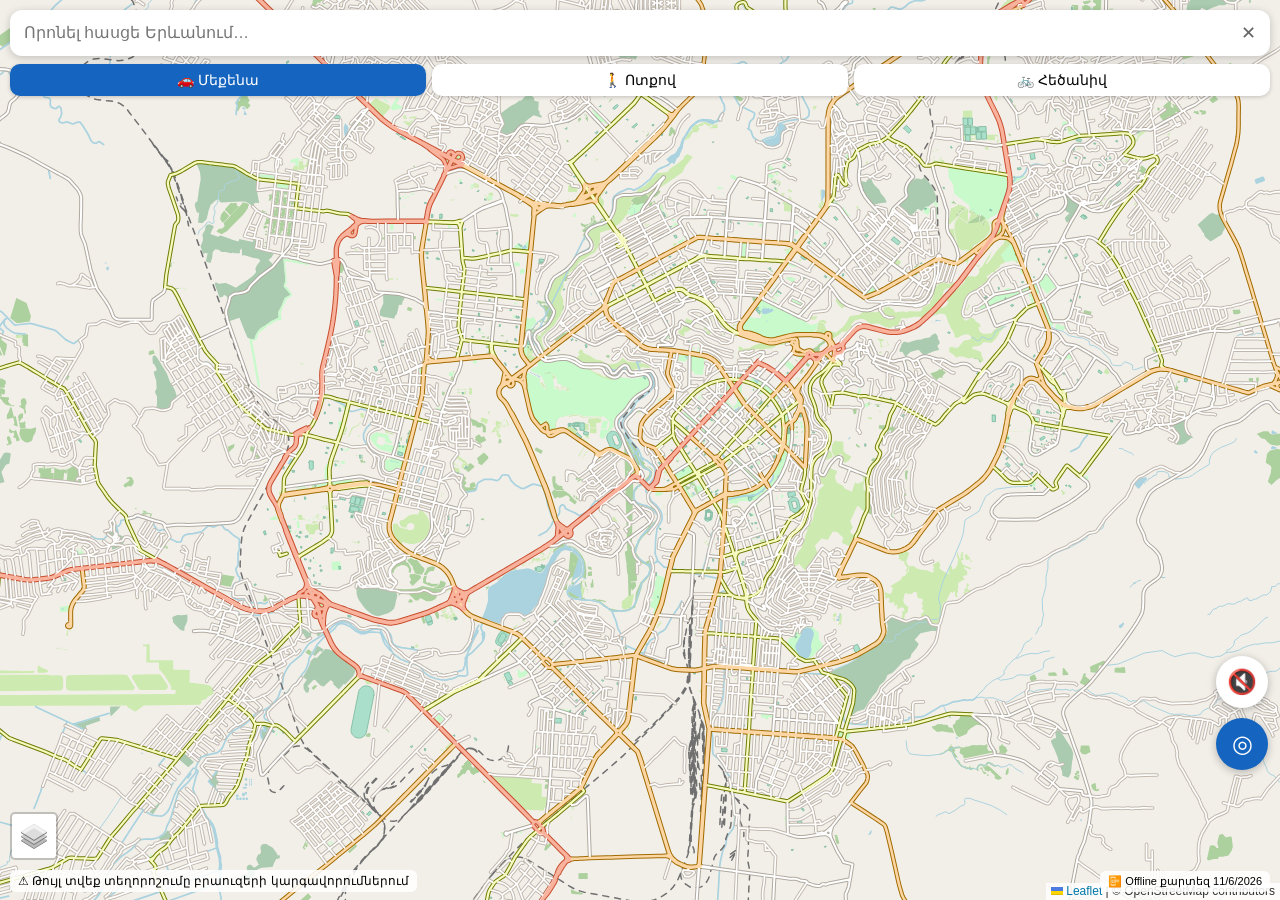
<file: YerevanNavigator/index.html>
<!doctype html>
<html lang="hy">
<head>
<meta charset="utf-8">
<meta name="viewport" content="width=device-width, initial-scale=1, maximum-scale=1, user-scalable=no, viewport-fit=cover">
<meta name="theme-color" content="#1565c0">
<meta name="apple-mobile-web-app-capable" content="yes">
<title>Երևան Նավիգատոր</title>
<link rel="manifest" href="manifest.json">
<link rel="icon" href="icon.svg" type="image/svg+xml">
<link rel="stylesheet" href="vendor/leaflet/leaflet.css">
<link rel="stylesheet" href="style.css">
</head>
<body>
<div id="map"></div>

<div id="top">
  <div id="searchBox">
    <input id="search" type="search" placeholder="Որոնել հասցե Երևանում…" autocomplete="off">
    <button id="clearBtn" title="Մաքրել">✕</button>
  </div>
  <ul id="results"></ul>
  <div id="modes">
    <button data-mode="car" class="active">🚗 Մեքենա</button>
    <button data-mode="foot">🚶 Ոտքով</button>
    <button data-mode="bike">🚲 Հեծանիվ</button>
  </div>
</div>

<div id="instruction" hidden>
  <div id="instrIcon">⬆</div>
  <div>
    <div id="instrDist"></div>
    <div id="instrText"></div>
  </div>
</div>

<div id="fabs">
  <button id="voiceBtn" class="fab" title="Ձայն">🔊</button>
  <button id="locateBtn" class="fab" title="Իմ դիրքը">◎</button>
</div>

<div id="panel" hidden>
  <div id="summary"></div>
  <div id="panelBtns">
    <button id="startBtn" class="primary">▶ Սկսել</button>
    <button id="stopBtn">✕ Չեղարկել</button>
  </div>
</div>

<div id="status">Սպասում ենք GPS-ին…</div>
<div id="netBadge"></div>

<div id="loading" hidden>
  <div class="loadCard">
    <div>Երևանի քարտեզը բեռնվում է հեռախոսում…</div>
    <div class="loadTrack"><div id="loadBar"></div></div>
    <div id="loadPct">0%</div>
    <small>Միայն առաջին անգամ է պետք ինտերնետ։ Հետո ամեն ինչ աշխատում է առանց ինտերնետի։</small>
  </div>
</div>

<script src="vendor/leaflet/leaflet.js"></script>
<script src="offline.js"></script>
<script src="app.js"></script>
</body>
</html>
</file>
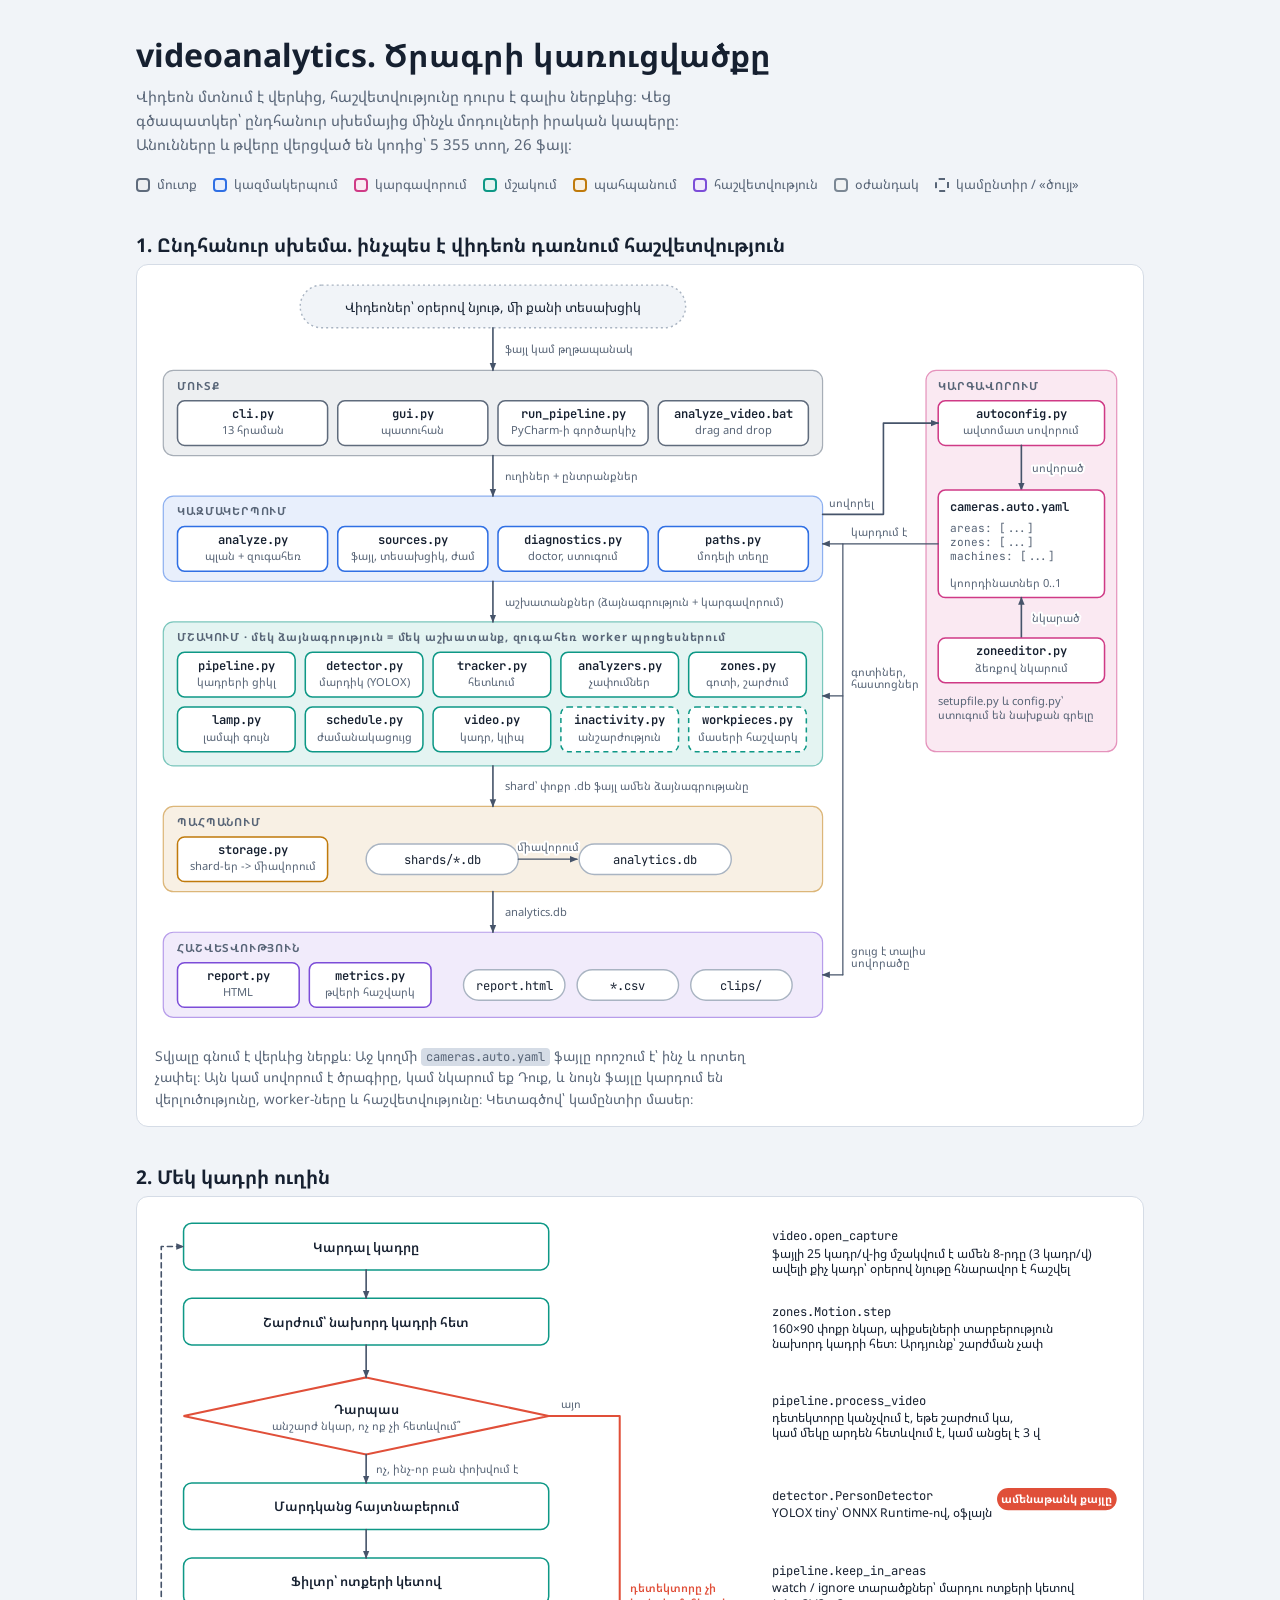
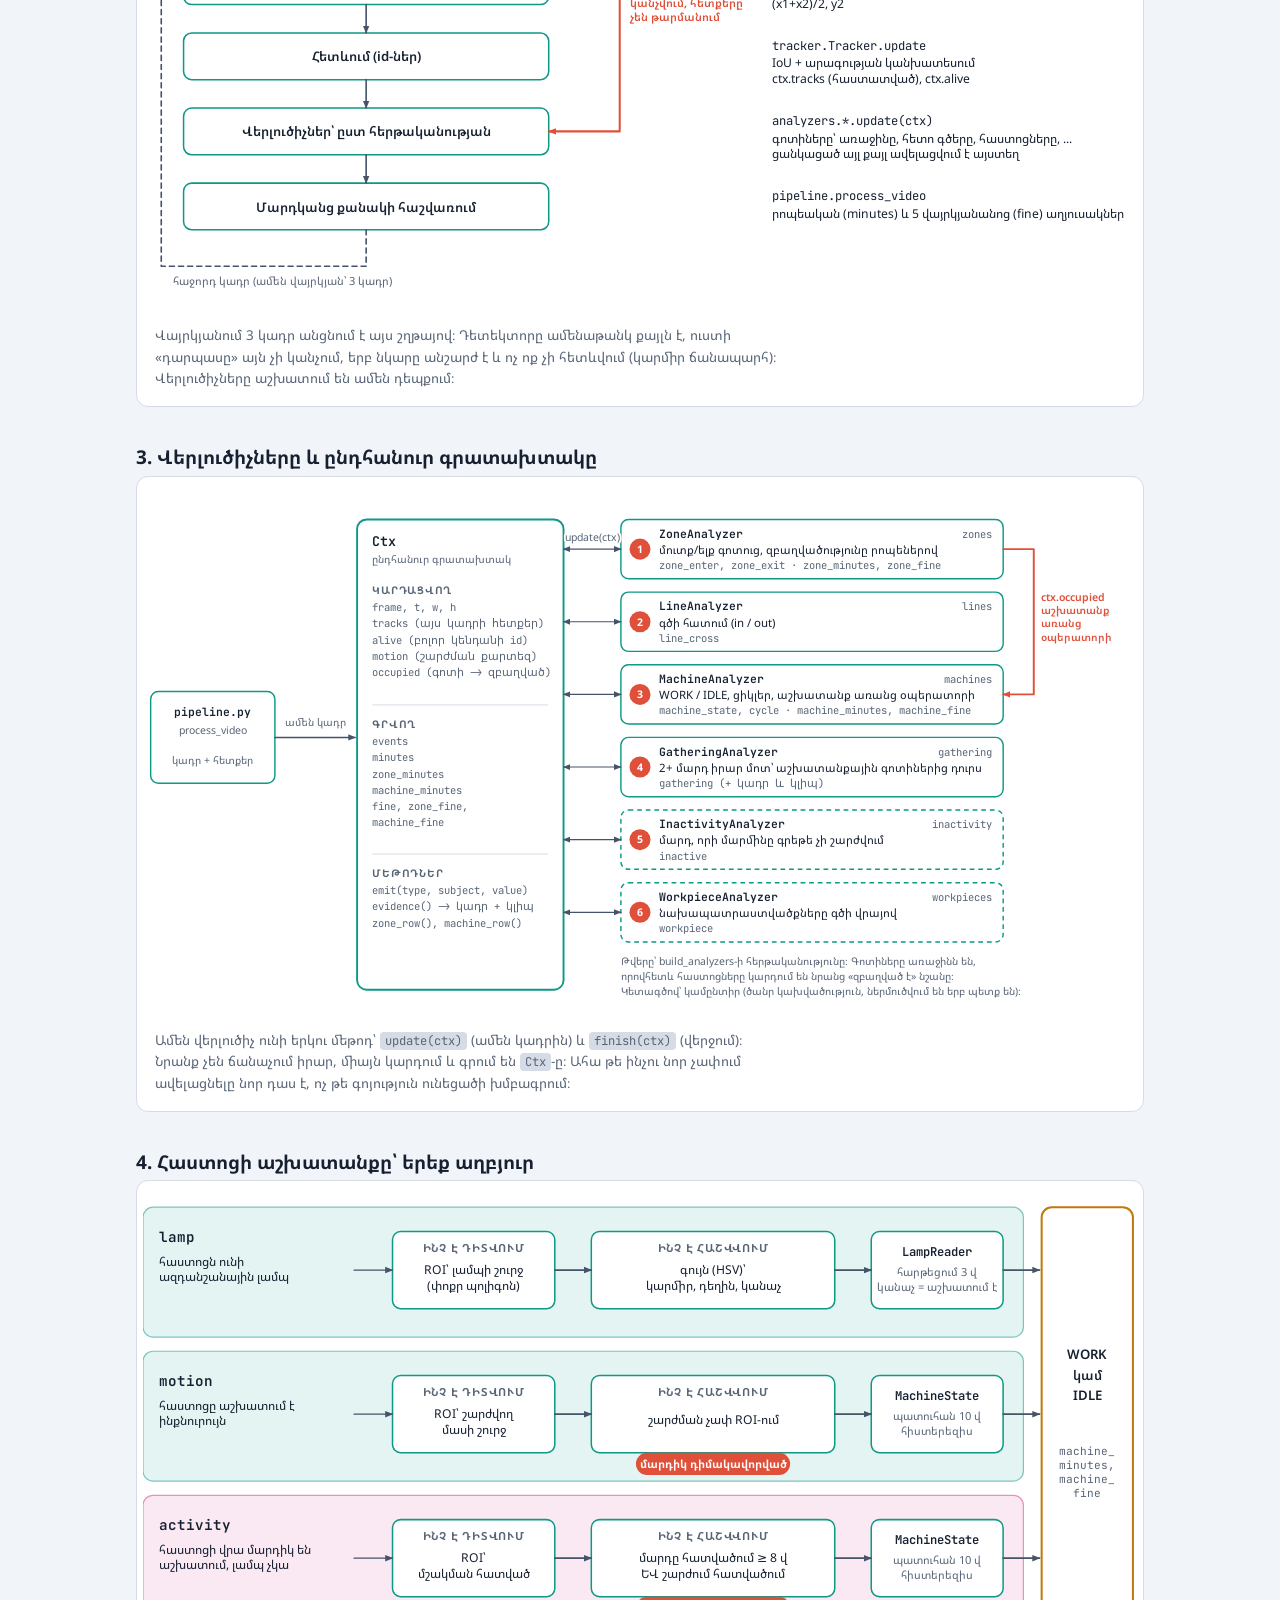
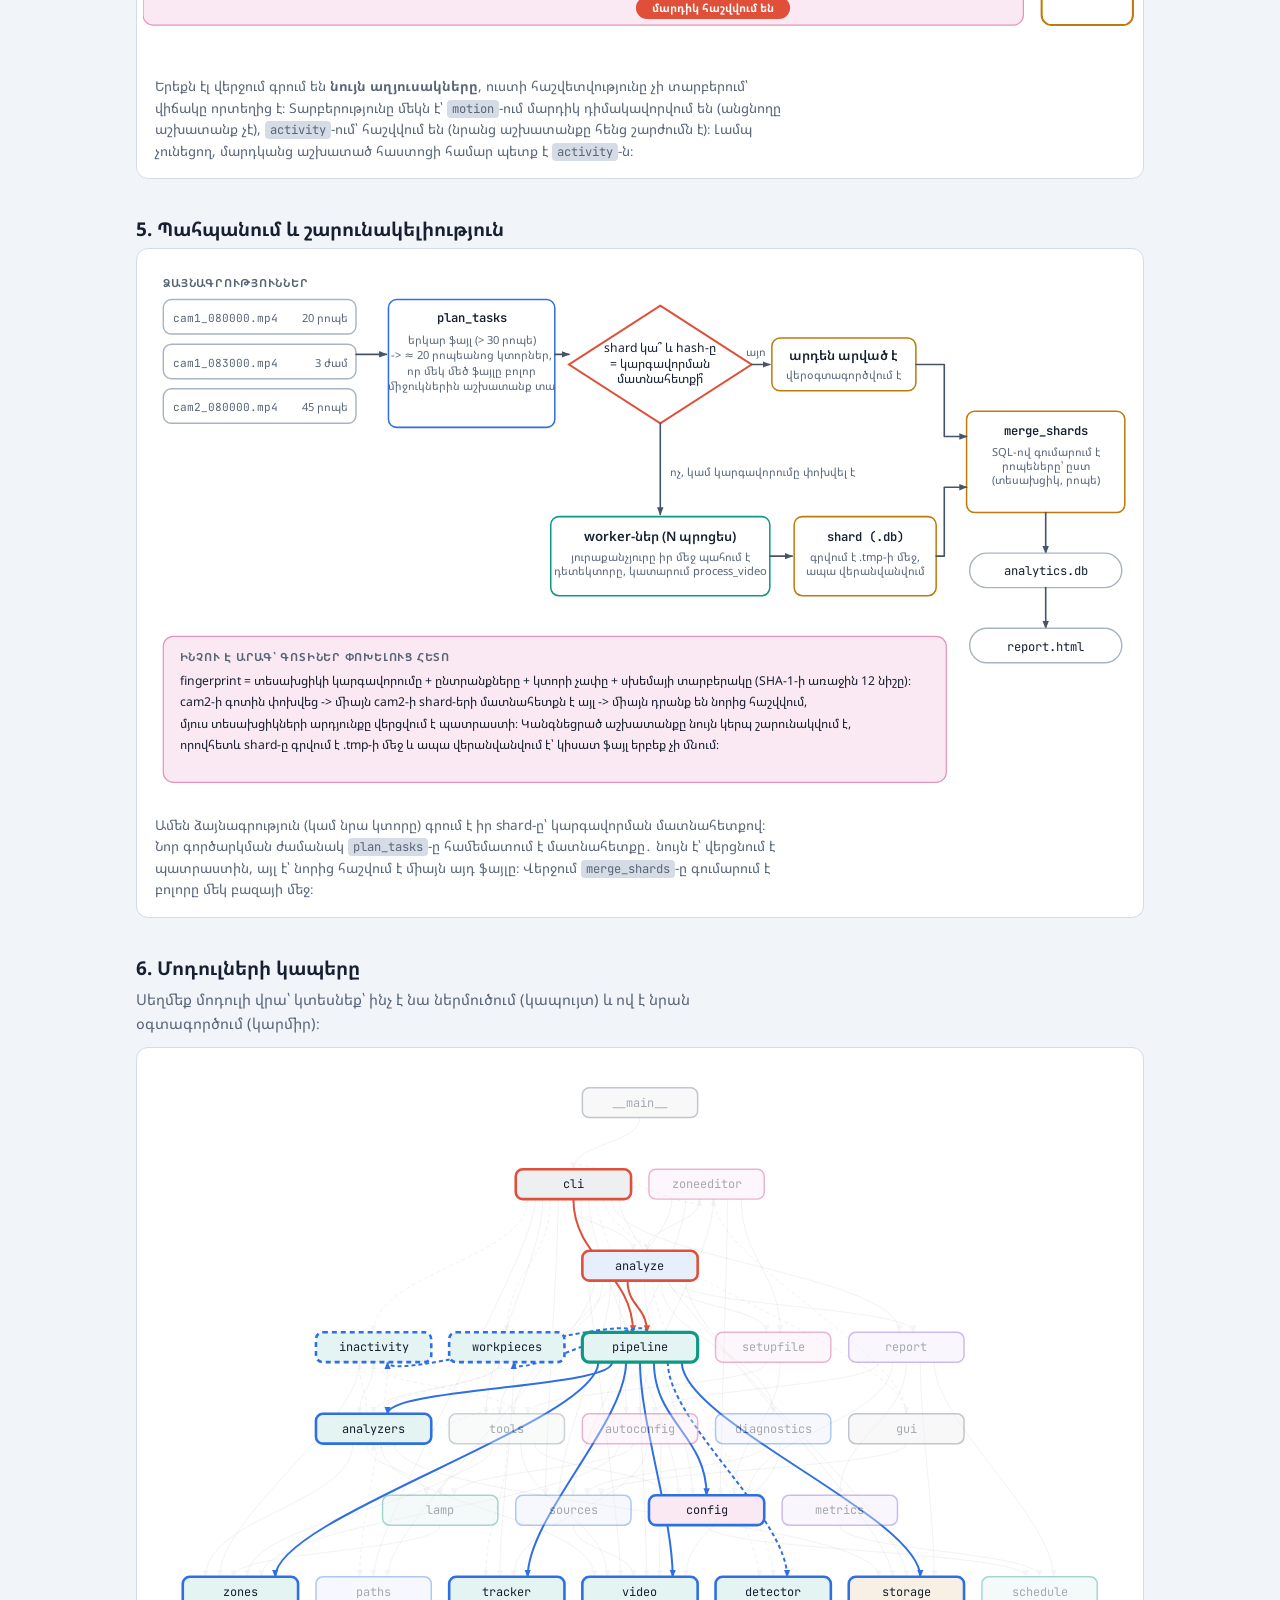
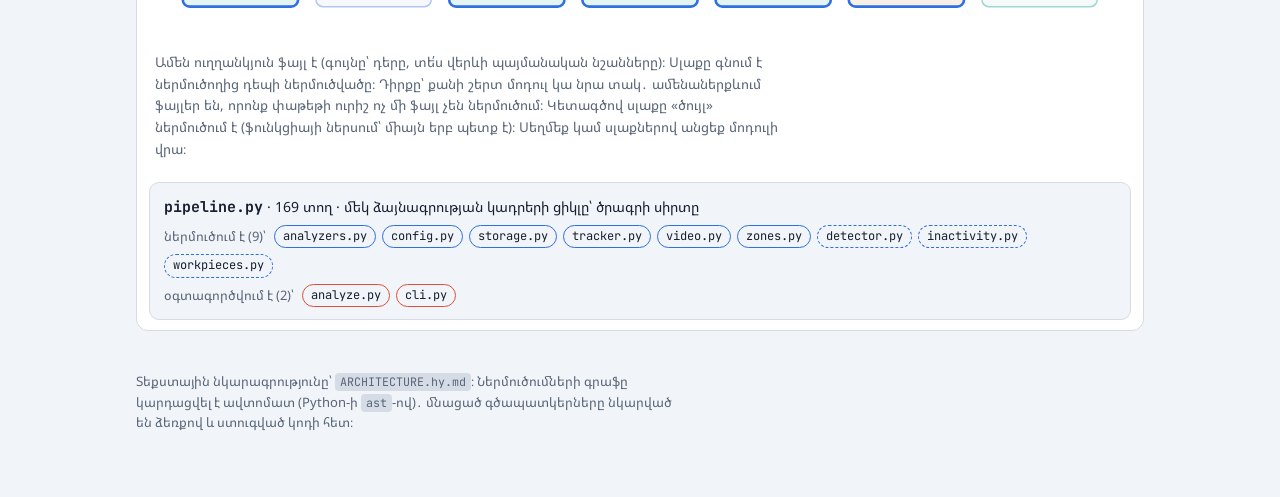
<file: videoanalytics/docs/architecture.html>
<!doctype html>
<html lang="hy"><head><meta charset="utf-8"><meta name="viewport" content="width=device-width, initial-scale=1, viewport-fit=cover">
<title>videoanalytics կառուցվածք</title>
<meta name="claude:viewport-fit-sides" content="cover">
<link rel="preconnect" href="https://fonts.googleapis.com"><link rel="preconnect" href="https://fonts.gstatic.com" crossorigin>
<link rel="stylesheet" href="https://fonts.googleapis.com/css2?family=JetBrains+Mono:wght@400;600&family=Noto+Sans:wght@400;600;700&family=Noto+Sans+Armenian:wght@400;600;700&display=swap">
<style>
:root{--bg:#f1f4f8;--surface:#ffffff;--fg:#162030;--muted:#586577;--line:#d5dce6;--line2:#a9b4c2;--arrow:#46546a;--accent:#e04f39;--out:#2f6fe4;--in:#e04f39;--dot:#d9e0ea;--entry:#5f6b7c;--entry-bg:#edeff1;--entry-ln:#a7aeb7;--orch:#2f6fe4;--orch-bg:#e8effc;--orch-ln:#8db0f0;--setup:#cf3a86;--setup-bg:#fae9f2;--setup-ln:#e593bc;--process:#0e9886;--process-bg:#e4f4f2;--process-ln:#7ac6bc;--store:#c07a0b;--store-bg:#f8f0e4;--store-ln:#dcb679;--report:#7c4dd8;--report-bg:#f1ebfb;--report-ln:#b79dea;--util:#7b8794;--util-bg:#f0f2f3;--util-ln:#b6bdc4;--sans:"Noto Sans","Noto Sans Armenian","Segoe UI",system-ui,sans-serif;--mono:"JetBrains Mono","Noto Sans Mono",ui-monospace,Consolas,monospace}
@media (prefers-color-scheme: dark){:root:not([data-theme="light"]){--bg:#10151c;--surface:#19212b;--fg:#e5ebf3;--muted:#98a6b8;--line:#2c3746;--line2:#4a586b;--arrow:#9fb0c6;--accent:#ff7a63;--out:#78a6ff;--in:#ff7a63;--dot:#1f2833;--entry:#a3adbd;--entry-bg:#303944;--entry-ln:#656e7b;--orch:#78a6ff;--orch-bg:#29384f;--orch-ln:#4d6aa0;--setup:#f287bb;--setup-bg:#3e3243;--setup-ln:#90597a;--process:#45d1bd;--process-bg:#203f44;--process-ln:#31827b;--store:#f2b552;--store-bg:#3e3a32;--store-ln:#907240;--report:#b999f7;--report-bg:#34354e;--report-ln:#71639b;--util:#98a3b0;--util-bg:#2f3742;--util-ln:#5f6874;color-scheme:dark}}
:root[data-theme="dark"]{--bg:#10151c;--surface:#19212b;--fg:#e5ebf3;--muted:#98a6b8;--line:#2c3746;--line2:#4a586b;--arrow:#9fb0c6;--accent:#ff7a63;--out:#78a6ff;--in:#ff7a63;--dot:#1f2833;--entry:#a3adbd;--entry-bg:#303944;--entry-ln:#656e7b;--orch:#78a6ff;--orch-bg:#29384f;--orch-ln:#4d6aa0;--setup:#f287bb;--setup-bg:#3e3243;--setup-ln:#90597a;--process:#45d1bd;--process-bg:#203f44;--process-ln:#31827b;--store:#f2b552;--store-bg:#3e3a32;--store-ln:#907240;--report:#b999f7;--report-bg:#34354e;--report-ln:#71639b;--util:#98a3b0;--util-bg:#2f3742;--util-ln:#5f6874;color-scheme:dark}
*{box-sizing:border-box}
body{background:var(--bg);color:var(--fg);font:15px/1.6 var(--sans)}
.page{max-width:1040px;margin:0 auto;padding-block:28px 56px;padding-left:max(16px,env(safe-area-inset-left,0px));padding-right:max(16px,env(safe-area-inset-right,0px))}
h1{font-size:clamp(24px,4vw,32px);line-height:1.2;margin:0 0 10px;font-weight:700;text-wrap:balance}
h2{font-size:19px;line-height:1.3;margin:0 0 6px;font-weight:700;text-wrap:balance}
.lead{max-width:68ch;color:var(--muted);margin:0 0 18px}
.legend{display:flex;flex-wrap:wrap;gap:8px 16px;margin:0 0 6px;padding:0;list-style:none;font-size:13px;color:var(--muted)}
.legend li{display:flex;align-items:center;gap:7px}
.legend i{width:14px;height:14px;border-radius:4px;border:2px solid var(--c);background:var(--cb);display:inline-block}
.legend i.opt{border-style:dashed}
.swipe{display:none;margin:8px 0 0;font-size:13px;color:var(--muted)}
@media (max-width:820px){.swipe{display:block}}
section{margin-top:38px}
section>p{margin:0 0 12px;max-width:70ch;color:var(--muted)}
.fig{margin:0;background:var(--surface);border:1px solid var(--line);border-radius:12px;padding:10px 6px 4px}
.scroll{overflow-x:auto}
.fig svg{display:block;width:100%;height:auto}
.fig figcaption{padding:8px 12px 12px;font-size:13.5px;color:var(--muted);max-width:82ch}
code,.mono{font-family:var(--mono)}
code{font-size:.9em;background:var(--line);padding:1px 5px;border-radius:4px}
#dep-info{margin:10px 6px 4px;padding:12px 14px;border:1px solid var(--line);border-radius:10px;background:var(--bg);font-size:14px;min-height:96px}
#dep-info b{font-family:var(--mono);font-size:15px}
#dep-info .row{margin-top:6px;display:flex;flex-wrap:wrap;gap:6px;align-items:center}
#dep-info .row span.k{color:var(--muted);font-size:13px;margin-right:2px}
#dep-info .pill{font-family:var(--mono);font-size:12px;padding:1px 8px;border-radius:99px;border:1.5px solid var(--out);color:var(--fg);background:transparent}
#dep-info .pill.in{border-color:var(--in)}
#dep-info .pill.lz{border-style:dashed}
footer{margin-top:40px;color:var(--muted);font-size:13px;max-width:78ch}
/* ---- drawing ---- */
svg text{font-family:var(--sans)}
.t{font-size:13px;fill:var(--fg)}
.tn{font-weight:600}
.mono{font-family:var(--mono);font-size:12px;fill:var(--fg)}
.monoL{font-family:var(--mono);font-size:14px;font-weight:600;fill:var(--fg)}
.monoS{font-family:var(--mono);font-size:11px;fill:var(--muted)}
.d{font-size:11px;fill:var(--muted)}
.n{font-size:12px;fill:var(--fg)}
.nb{font-size:12px;font-weight:600;fill:var(--fg)}
.al{font-size:11px;fill:var(--muted);paint-order:stroke;stroke:var(--surface);stroke-width:4px;stroke-linejoin:round}
.alh{font-size:11px;font-weight:600;fill:var(--accent);paint-order:stroke;stroke:var(--surface);stroke-width:4px;stroke-linejoin:round}
.hd{font-size:11px;font-weight:700;letter-spacing:.07em;fill:var(--muted)}
.node{fill:var(--surface);stroke:var(--line2);stroke-width:1.4}
.io{fill:var(--bg);stroke:var(--line2);stroke-width:1.4;stroke-dasharray:2 3}
.band{stroke-width:1.2}
.chip{fill:var(--surface);stroke-width:1.5}
.opt{stroke-dasharray:5 4}
.gate{fill:var(--surface);stroke:var(--accent);stroke-width:2}
.hot{fill:var(--accent);stroke:none}
.hot-t{font-size:11px;font-weight:700;fill:#fff}
.ar{fill:none;stroke:var(--arrow);stroke-width:1.6;stroke-linejoin:round;stroke-linecap:round}
.ar.hi{stroke:var(--accent);stroke-width:2}
.ar.dash{stroke-dasharray:5 4}
.ar.thin{stroke-width:1.2}
.mk{fill:var(--arrow)}.mk-hi{fill:var(--accent)}.mk-out{fill:var(--out)}.mk-in{fill:var(--in)}
.rule{stroke:var(--line);stroke-width:1}
.dot{fill:var(--dot)}
.band.entry{fill:var(--entry-bg);stroke:var(--entry-ln)}.chip.entry{stroke:var(--entry)}.mod.entry rect{fill:var(--entry-bg);stroke:var(--entry)}
.band.orch{fill:var(--orch-bg);stroke:var(--orch-ln)}.chip.orch{stroke:var(--orch)}.mod.orch rect{fill:var(--orch-bg);stroke:var(--orch)}
.band.setup{fill:var(--setup-bg);stroke:var(--setup-ln)}.chip.setup{stroke:var(--setup)}.mod.setup rect{fill:var(--setup-bg);stroke:var(--setup)}
.band.process{fill:var(--process-bg);stroke:var(--process-ln)}.chip.process{stroke:var(--process)}.mod.process rect{fill:var(--process-bg);stroke:var(--process)}
.band.store{fill:var(--store-bg);stroke:var(--store-ln)}.chip.store{stroke:var(--store)}.mod.store rect{fill:var(--store-bg);stroke:var(--store)}
.band.report{fill:var(--report-bg);stroke:var(--report-ln)}.chip.report{stroke:var(--report)}.mod.report rect{fill:var(--report-bg);stroke:var(--report)}
.band.util{fill:var(--util-bg);stroke:var(--util-ln)}.chip.util{stroke:var(--util)}.mod.util rect{fill:var(--util-bg);stroke:var(--util)}

.edge{fill:none;stroke:var(--fg);stroke-width:1;opacity:.17}
.edge.lazy{stroke-dasharray:4 3}
.sel-on .edge{opacity:.05}
.sel-on .edge.out{stroke:var(--out);stroke-width:2;opacity:1}
.sel-on .edge.in{stroke:var(--in);stroke-width:2;opacity:1}
.mod{cursor:pointer;outline:none}
.mod rect{stroke-width:1.5}
.mod text{pointer-events:none}
.mod.opt rect{stroke-dasharray:5 4}
.sel-on .mod{opacity:.38}
.sel-on .mod.sel,.sel-on .mod.imp,.sel-on .mod.usd{opacity:1}
.sel-on .mod.sel rect{stroke-width:3.2}
.sel-on .mod.imp rect{stroke:var(--out);stroke-width:2.6}
.sel-on .mod.usd rect{stroke:var(--in);stroke-width:2.6}
.mod:focus-visible rect{stroke:var(--fg);stroke-width:3}
.keyl{font-size:11px;fill:var(--muted)}
@media (prefers-reduced-motion: no-preference){.edge,.mod{transition:opacity .12s}}
</style>
</head><body>
<div class="page">
<header>
<h1>videoanalytics. Ծրագրի կառուցվածքը</h1>
<p class="lead">Վիդեոն մտնում է վերևից, հաշվետվությունը դուրս է գալիս ներքևից։ Վեց գծապատկեր՝ ընդհանուր սխեմայից մինչև մոդուլների իրական կապերը։ Անունները և թվերը վերցված են կոդից՝ 5 355 տող, 26 ֆայլ։</p>
<ul class="legend" aria-label="Գույների նշանակությունը"><li><i style="--c:var(--entry);--cb:var(--entry-bg)"></i>մուտք</li><li><i style="--c:var(--orch);--cb:var(--orch-bg)"></i>կազմակերպում</li><li><i style="--c:var(--setup);--cb:var(--setup-bg)"></i>կարգավորում</li><li><i style="--c:var(--process);--cb:var(--process-bg)"></i>մշակում</li><li><i style="--c:var(--store);--cb:var(--store-bg)"></i>պահպանում</li><li><i style="--c:var(--report);--cb:var(--report-bg)"></i>հաշվետվություն</li><li><i style="--c:var(--util);--cb:var(--util-bg)"></i>օժանդակ</li><li><i class="opt" style="--c:var(--muted);--cb:transparent"></i>կամընտիր / «ծույլ»</li></ul>
<p class="swipe">Գծապատկերները լայն են․ նեղ էկրանին սահեցրեք դրանք աջ ու ձախ։</p>
</header>
<section><h2>1. Ընդհանուր սխեմա. ինչպես է վիդեոն դառնում հաշվետվություն</h2><figure class="fig"><div class="scroll"><svg viewBox="0 0 980 752" role="img" aria-label="Ընդհանուր սխեմա՝ վիդեոներից մինչև հաշվետվություն, կողքին՝ կարգավորման ֆայլը" style="min-width:760px" xmlns="http://www.w3.org/2000/svg"><defs><marker id="a1" viewBox="0 0 10 10" refX="9" refY="5" markerWidth="8" markerHeight="8" orient="auto-start-reverse" markerUnits="userSpaceOnUse"><path class="mk" d="M0,1 L10,5 L0,9 z"/></marker><marker id="h1" viewBox="0 0 10 10" refX="9" refY="5" markerWidth="8" markerHeight="8" orient="auto-start-reverse" markerUnits="userSpaceOnUse"><path class="mk-hi" d="M0,1 L10,5 L0,9 z"/></marker><marker id="o1" viewBox="0 0 10 10" refX="9" refY="5" markerWidth="8" markerHeight="8" orient="auto-start-reverse" markerUnits="userSpaceOnUse"><path class="mk-out" d="M0,1 L10,5 L0,9 z"/></marker><marker id="i1" viewBox="0 0 10 10" refX="9" refY="5" markerWidth="8" markerHeight="8" orient="auto-start-reverse" markerUnits="userSpaceOnUse"><path class="mk-in" d="M0,1 L10,5 L0,9 z"/></marker></defs>
<rect class="io" x="155" y="10" width="380" height="42" rx="21" />
<text class="t" x="345" y="36" text-anchor="middle" >Վիդեոներ՝ օրերով նյութ, մի քանի տեսախցիկ</text>
<rect class="band entry" x="20" y="94" width="650" height="84" rx="10" />
<text class="hd" x="34" y="113" >ՄՈՒՏՔ</text>
<rect class="chip entry" x="34" y="124" width="148" height="44" rx="7" />
<text class="mono tn" x="108" y="141" text-anchor="middle" >cli.py</text>
<text class="d" x="108" y="157" text-anchor="middle" >13 հրաման</text>
<rect class="chip entry" x="192" y="124" width="148" height="44" rx="7" />
<text class="mono tn" x="266" y="141" text-anchor="middle" >gui.py</text>
<text class="d" x="266" y="157" text-anchor="middle" >պատուհան</text>
<rect class="chip entry" x="350" y="124" width="148" height="44" rx="7" />
<text class="mono tn" x="424" y="141" text-anchor="middle" >run_pipeline.py</text>
<text class="d" x="424" y="157" text-anchor="middle" >PyCharm-ի գործարկիչ</text>
<rect class="chip entry" x="508" y="124" width="148" height="44" rx="7" />
<text class="mono tn" x="582" y="141" text-anchor="middle" >analyze_video.bat</text>
<text class="d" x="582" y="157" text-anchor="middle" >drag and drop</text>
<rect class="band orch" x="20" y="218" width="650" height="84" rx="10" />
<text class="hd" x="34" y="237" >ԿԱԶՄԱԿԵՐՊՈՒՄ</text>
<rect class="chip orch" x="34" y="248" width="148" height="44" rx="7" />
<text class="mono tn" x="108" y="265" text-anchor="middle" >analyze.py</text>
<text class="d" x="108" y="281" text-anchor="middle" >պլան + զուգահեռ</text>
<rect class="chip orch" x="192" y="248" width="148" height="44" rx="7" />
<text class="mono tn" x="266" y="265" text-anchor="middle" >sources.py</text>
<text class="d" x="266" y="281" text-anchor="middle" >ֆայլ, տեսախցիկ, ժամ</text>
<rect class="chip orch" x="350" y="248" width="148" height="44" rx="7" />
<text class="mono tn" x="424" y="265" text-anchor="middle" >diagnostics.py</text>
<text class="d" x="424" y="281" text-anchor="middle" >doctor, ստուգում</text>
<rect class="chip orch" x="508" y="248" width="148" height="44" rx="7" />
<text class="mono tn" x="582" y="265" text-anchor="middle" >paths.py</text>
<text class="d" x="582" y="281" text-anchor="middle" >մոդելի տեղը</text>
<rect class="band process" x="20" y="342" width="650" height="142" rx="10" />
<text class="hd" x="34" y="361" >ՄՇԱԿՈՒՄ  ·  մեկ ձայնագրություն = մեկ աշխատանք, զուգահեռ worker պրոցեսներում</text>
<rect class="chip process" x="34" y="372" width="116" height="44" rx="7" />
<text class="mono tn" x="92" y="389" text-anchor="middle" >pipeline.py</text>
<text class="d" x="92" y="405" text-anchor="middle" >կադրերի ցիկլ</text>
<rect class="chip process" x="160" y="372" width="116" height="44" rx="7" />
<text class="mono tn" x="218" y="389" text-anchor="middle" >detector.py</text>
<text class="d" x="218" y="405" text-anchor="middle" >մարդիկ (YOLOX)</text>
<rect class="chip process" x="286" y="372" width="116" height="44" rx="7" />
<text class="mono tn" x="344" y="389" text-anchor="middle" >tracker.py</text>
<text class="d" x="344" y="405" text-anchor="middle" >հետևում</text>
<rect class="chip process" x="412" y="372" width="116" height="44" rx="7" />
<text class="mono tn" x="470" y="389" text-anchor="middle" >analyzers.py</text>
<text class="d" x="470" y="405" text-anchor="middle" >չափումներ</text>
<rect class="chip process" x="538" y="372" width="116" height="44" rx="7" />
<text class="mono tn" x="596" y="389" text-anchor="middle" >zones.py</text>
<text class="d" x="596" y="405" text-anchor="middle" >գոտի, շարժում</text>
<rect class="chip process" x="34" y="426" width="116" height="44" rx="7" />
<text class="mono tn" x="92" y="443" text-anchor="middle" >lamp.py</text>
<text class="d" x="92" y="459" text-anchor="middle" >լամպի գույն</text>
<rect class="chip process" x="160" y="426" width="116" height="44" rx="7" />
<text class="mono tn" x="218" y="443" text-anchor="middle" >schedule.py</text>
<text class="d" x="218" y="459" text-anchor="middle" >ժամանակացույց</text>
<rect class="chip process" x="286" y="426" width="116" height="44" rx="7" />
<text class="mono tn" x="344" y="443" text-anchor="middle" >video.py</text>
<text class="d" x="344" y="459" text-anchor="middle" >կադր, կլիպ</text>
<rect class="chip process opt" x="412" y="426" width="116" height="44" rx="7" />
<text class="mono tn" x="470" y="443" text-anchor="middle" >inactivity.py</text>
<text class="d" x="470" y="459" text-anchor="middle" >անշարժություն</text>
<rect class="chip process opt" x="538" y="426" width="116" height="44" rx="7" />
<text class="mono tn" x="596" y="443" text-anchor="middle" >workpieces.py</text>
<text class="d" x="596" y="459" text-anchor="middle" >մասերի հաշվարկ</text>
<rect class="band store" x="20" y="524" width="650" height="84" rx="10" />
<text class="hd" x="34" y="543" >ՊԱՀՊԱՆՈՒՄ</text>
<rect class="chip store" x="34" y="554" width="148" height="44" rx="7" />
<text class="mono tn" x="108" y="571" text-anchor="middle" >storage.py</text>
<text class="d" x="108" y="587" text-anchor="middle" >shard-եր -&gt; միավորում</text>
<rect class="node" x="220" y="561" width="150" height="30" rx="15" />
<text class="mono" x="295" y="581" text-anchor="middle" >shards/*.db</text>
<path class="ar thin" d="M370,576 L428,576" marker-end="url(#a1)"/>
<text class="al" x="399" y="568" text-anchor="middle" >միավորում</text>
<rect class="node" x="430" y="561" width="150" height="30" rx="15" />
<text class="mono" x="505" y="581" text-anchor="middle" >analytics.db</text>
<rect class="band report" x="20" y="648" width="650" height="84" rx="10" />
<text class="hd" x="34" y="667" >ՀԱՇՎԵՏՎՈՒԹՅՈՒՆ</text>
<rect class="chip report" x="34" y="678" width="120" height="44" rx="7" />
<text class="mono tn" x="94" y="695" text-anchor="middle" >report.py</text>
<text class="d" x="94" y="711" text-anchor="middle" >HTML</text>
<rect class="chip report" x="164" y="678" width="120" height="44" rx="7" />
<text class="mono tn" x="224" y="695" text-anchor="middle" >metrics.py</text>
<text class="d" x="224" y="711" text-anchor="middle" >թվերի հաշվարկ</text>
<rect class="node" x="316" y="685" width="100" height="30" rx="15" />
<text class="mono" x="366" y="705" text-anchor="middle" >report.html</text>
<rect class="node" x="428" y="685" width="100" height="30" rx="15" />
<text class="mono" x="478" y="705" text-anchor="middle" >*.csv</text>
<rect class="node" x="540" y="685" width="100" height="30" rx="15" />
<text class="mono" x="590" y="705" text-anchor="middle" >clips/</text>
<path class="ar" d="M345,52 L345,94" marker-end="url(#a1)"/>
<text class="al" x="357" y="77" >ֆայլ կամ թղթապանակ</text>
<path class="ar" d="M345,178 L345,218" marker-end="url(#a1)"/>
<text class="al" x="357" y="202" >ուղիներ + ընտրանքներ</text>
<path class="ar" d="M345,302 L345,342" marker-end="url(#a1)"/>
<text class="al" x="357" y="326" >աշխատանքներ (ձայնագրություն + կարգավորում)</text>
<path class="ar" d="M345,484 L345,524" marker-end="url(#a1)"/>
<text class="al" x="357" y="508" >shard՝ փոքր .db ֆայլ ամեն ձայնագրությանը</text>
<path class="ar" d="M345,608 L345,648" marker-end="url(#a1)"/>
<text class="al" x="357" y="632" >analytics.db</text>
<rect class="band setup" x="772" y="94" width="188" height="376" rx="10" />
<text class="hd" x="784" y="113" >ԿԱՐԳԱՎՈՐՈՒՄ</text>
<rect class="chip setup" x="784" y="124" width="164" height="44" rx="7" />
<text class="mono tn" x="866" y="141" text-anchor="middle" >autoconfig.py</text>
<text class="d" x="866" y="157" text-anchor="middle" >ավտոմատ սովորում</text>
<path class="ar" d="M866,168 L866,212" marker-end="url(#a1)"/>
<text class="al" x="876" y="194" >սովորած</text>
<rect class="chip setup" x="784" y="212" width="164" height="106" rx="7" />
<text class="mono nb" x="796" y="233" >cameras.auto.yaml</text>
<text class="monoS" x="796" y="253" >areas: [...]</text>
<text class="monoS" x="796" y="267" >zones: [...]</text>
<text class="monoS" x="796" y="281" >machines: [...]</text>
<text class="d" x="796" y="308" >կոորդինատներ 0..1</text>
<path class="ar" d="M866,358 L866,318" marker-end="url(#a1)"/>
<text class="al" x="876" y="342" >նկարած</text>
<rect class="chip setup" x="784" y="358" width="164" height="44" rx="7" />
<text class="mono tn" x="866" y="375" text-anchor="middle" >zoneeditor.py</text>
<text class="d" x="866" y="391" text-anchor="middle" >ձեռքով նկարում</text>
<text class="d" x="784" y="424" >setupfile.py և config.py՝</text>
<text class="d" x="784" y="438" >ստուգում են նախքան գրելը</text>
<path class="ar" d="M670,236 L730,236 L730,146 L784,146" marker-end="url(#a1)"/>
<text class="al" x="676" y="229" >սովորել</text>
<path class="ar thin" d="M784,265 L690,265 L690,690"/>
<path class="ar thin" d="M690,265 L670,265" marker-end="url(#a1)"/>
<text class="al" x="698" y="257" >կարդում է</text>
<path class="ar thin" d="M690,415 L670,415" marker-end="url(#a1)"/>
<text class="al" x="698" y="395" >գոտիներ,</text>
<text class="al" x="698" y="407" >հաստոցներ</text>
<path class="ar thin" d="M690,690 L670,690" marker-end="url(#a1)"/>
<text class="al" x="698" y="670" >ցույց է տալիս</text>
<text class="al" x="698" y="682" >սովորածը</text>
</svg></div><figcaption>Տվյալը գնում է վերևից ներքև։ Աջ կողմի <code>cameras.auto.yaml</code> ֆայլը որոշում է՝ ինչ և որտեղ չափել։ Այն կամ սովորում է ծրագիրը, կամ նկարում եք Դուք, և նույն ֆայլը կարդում են վերլուծությունը, worker-ները և հաշվետվությունը։ Կետագծով՝ կամընտիր մասեր։</figcaption></figure></section>
<section><h2>2. Մեկ կադրի ուղին</h2><figure class="fig"><div class="scroll"><svg viewBox="0 0 980 700" role="img" aria-label="Մեկ կադրի ուղին՝ կարդալուց մինչև հաշվառում, դարպասով, որը խնայում է դետեկտորը" style="min-width:760px" xmlns="http://www.w3.org/2000/svg"><defs><marker id="a2" viewBox="0 0 10 10" refX="9" refY="5" markerWidth="8" markerHeight="8" orient="auto-start-reverse" markerUnits="userSpaceOnUse"><path class="mk" d="M0,1 L10,5 L0,9 z"/></marker><marker id="h2" viewBox="0 0 10 10" refX="9" refY="5" markerWidth="8" markerHeight="8" orient="auto-start-reverse" markerUnits="userSpaceOnUse"><path class="mk-hi" d="M0,1 L10,5 L0,9 z"/></marker><marker id="o2" viewBox="0 0 10 10" refX="9" refY="5" markerWidth="8" markerHeight="8" orient="auto-start-reverse" markerUnits="userSpaceOnUse"><path class="mk-out" d="M0,1 L10,5 L0,9 z"/></marker><marker id="i2" viewBox="0 0 10 10" refX="9" refY="5" markerWidth="8" markerHeight="8" orient="auto-start-reverse" markerUnits="userSpaceOnUse"><path class="mk-in" d="M0,1 L10,5 L0,9 z"/></marker></defs>
<rect class="chip process" x="40" y="16" width="360" height="46" rx="8" />
<text class="t tn" x="220" y="44" text-anchor="middle" >Կարդալ կադրը</text>
<rect class="chip process" x="40" y="90" width="360" height="46" rx="8" />
<text class="t tn" x="220" y="118" text-anchor="middle" >Շարժում՝ նախորդ կադրի հետ</text>
<rect class="chip process" x="40" y="272" width="360" height="46" rx="8" />
<text class="t tn" x="220" y="300" text-anchor="middle" >Մարդկանց հայտնաբերում</text>
<rect class="chip process" x="40" y="346" width="360" height="46" rx="8" />
<text class="t tn" x="220" y="374" text-anchor="middle" >Ֆիլտր՝ ոտքերի կետով</text>
<rect class="chip process" x="40" y="420" width="360" height="46" rx="8" />
<text class="t tn" x="220" y="448" text-anchor="middle" >Հետևում (id-ներ)</text>
<rect class="chip process" x="40" y="494" width="360" height="46" rx="8" />
<text class="t tn" x="220" y="522" text-anchor="middle" >Վերլուծիչներ՝ ըստ հերթականության</text>
<rect class="chip process" x="40" y="568" width="360" height="46" rx="8" />
<text class="t tn" x="220" y="596" text-anchor="middle" >Մարդկանց քանակի հաշվառում</text>
<polygon class="gate" points="220,168 400,206 220,244 40,206"/>
<text class="t tn" x="220" y="204" text-anchor="middle" >Դարպաս</text>
<text class="d" x="220" y="220" text-anchor="middle" >անշարժ նկար, ոչ ոք չի հետևվում՞</text>
<path class="ar" d="M220,62 L220,90" marker-end="url(#a2)"/>
<path class="ar" d="M220,136 L220,168" marker-end="url(#a2)"/>
<path class="ar" d="M220,244 L220,272" marker-end="url(#a2)"/>
<path class="ar" d="M220,318 L220,346" marker-end="url(#a2)"/>
<path class="ar" d="M220,392 L220,420" marker-end="url(#a2)"/>
<path class="ar" d="M220,466 L220,494" marker-end="url(#a2)"/>
<path class="ar" d="M220,540 L220,568" marker-end="url(#a2)"/>
<text class="al" x="230" y="262" >ոչ, ինչ-որ բան փոխվում է</text>
<path class="ar hi" d="M400,206 L470,206 L470,517 L400,517" marker-end="url(#h2)"/>
<text class="al" x="412" y="198" >այո</text>
<text class="alh" x="480" y="380" >դետեկտորը չի</text>
<text class="alh" x="480" y="394" >կանչվում, հետքերը</text>
<text class="alh" x="480" y="408" >չեն թարմանում</text>
<path class="ar dash" d="M220,614 L220,650 L18,650 L18,39.0 L40,39.0" marker-end="url(#a2)"/>
<text class="al" x="30" y="668" >հաջորդ կադր (ամեն վայրկյան՝ 3 կադր)</text>
<text class="mono" x="620" y="33" >video.open_capture</text>
<text class="n" x="620" y="50" >ֆայլի 25 կադր/վ-ից մշակվում է ամեն 8-րդը (3 կադր/վ)</text>
<text class="n" x="620" y="65" >ավելի քիչ կադր՝ օրերով նյութը հնարավոր է հաշվել</text>
<text class="mono" x="620" y="107" >zones.Motion.step</text>
<text class="n" x="620" y="124" >160×90 փոքր նկար, պիքսելների տարբերություն</text>
<text class="n" x="620" y="139" >նախորդ կադրի հետ։ Արդյունք՝ շարժման չափ</text>
<text class="mono" x="620" y="195" >pipeline.process_video</text>
<text class="n" x="620" y="212" >դետեկտորը կանչվում է, եթե շարժում կա,</text>
<text class="n" x="620" y="227" >կամ մեկը արդեն հետևվում է, կամ անցել է 3 վ</text>
<text class="mono" x="620" y="289" >detector.PersonDetector</text>
<text class="n" x="620" y="306" >YOLOX tiny՝ ONNX Runtime-ով, օֆլայն</text>
<rect class="hot" x="842" y="277" width="118" height="22" rx="11" />
<text class="hot-t" x="901" y="292" text-anchor="middle" >ամենաթանկ քայլը</text>
<text class="mono" x="620" y="363" >pipeline.keep_in_areas</text>
<text class="n" x="620" y="380" >watch / ignore տարածքներ՝ մարդու ոտքերի կետով</text>
<text class="n" x="620" y="395" >(x1+x2)/2, y2</text>
<text class="mono" x="620" y="437" >tracker.Tracker.update</text>
<text class="n" x="620" y="454" >IoU + արագության կանխատեսում</text>
<text class="n" x="620" y="469" >ctx.tracks (հաստատված), ctx.alive</text>
<text class="mono" x="620" y="511" >analyzers.*.update(ctx)</text>
<text class="n" x="620" y="528" >գոտիները՝ առաջինը, հետո գծերը, հաստոցները, ...</text>
<text class="n" x="620" y="543" >ցանկացած այլ քայլ ավելացվում է այստեղ</text>
<text class="mono" x="620" y="585" >pipeline.process_video</text>
<text class="n" x="620" y="602" >րոպեական (minutes) և 5 վայրկյանանոց (fine) աղյուսակներ</text>
</svg></div><figcaption>Վայրկյանում 3 կադր անցնում է այս շղթայով։ Դետեկտորը ամենաթանկ քայլն է, ուստի «դարպասը» այն չի կանչում, երբ նկարը անշարժ է և ոչ ոք չի հետևվում (կարմիր ճանապարհ)։ Վերլուծիչները աշխատում են ամեն դեպքում։</figcaption></figure></section>
<section><h2>3. Վերլուծիչները և ընդհանուր գրատախտակը</h2><figure class="fig"><div class="scroll"><svg viewBox="0 0 1040 560" role="img" aria-label="Վերլուծիչները և ընդհանուր Ctx գրատախտակը" style="min-width:820px" xmlns="http://www.w3.org/2000/svg"><defs><marker id="a3" viewBox="0 0 10 10" refX="9" refY="5" markerWidth="8" markerHeight="8" orient="auto-start-reverse" markerUnits="userSpaceOnUse"><path class="mk" d="M0,1 L10,5 L0,9 z"/></marker><marker id="h3" viewBox="0 0 10 10" refX="9" refY="5" markerWidth="8" markerHeight="8" orient="auto-start-reverse" markerUnits="userSpaceOnUse"><path class="mk-hi" d="M0,1 L10,5 L0,9 z"/></marker><marker id="o3" viewBox="0 0 10 10" refX="9" refY="5" markerWidth="8" markerHeight="8" orient="auto-start-reverse" markerUnits="userSpaceOnUse"><path class="mk-out" d="M0,1 L10,5 L0,9 z"/></marker><marker id="i3" viewBox="0 0 10 10" refX="9" refY="5" markerWidth="8" markerHeight="8" orient="auto-start-reverse" markerUnits="userSpaceOnUse"><path class="mk-in" d="M0,1 L10,5 L0,9 z"/></marker></defs>
<rect class="chip process" x="8" y="214" width="130" height="96" rx="8" />
<text class="mono nb" x="73" y="240" text-anchor="middle" >pipeline.py</text>
<text class="d" x="73" y="258" text-anchor="middle" >process_video</text>
<text class="d" x="73" y="290" text-anchor="middle" >կադր + հետքեր</text>
<path class="ar" d="M138,262 L222,262" marker-end="url(#a3)"/>
<text class="al" x="180" y="250" text-anchor="middle" >ամեն կադր</text>
<rect class="node" x="224" y="34" width="216" height="492" rx="10" style="stroke:var(--process);stroke-width:2"/>
<text class="monoL" x="240" y="62" >Ctx</text>
<text class="d" x="240" y="80" >ընդհանուր գրատախտակ</text>
<text class="hd" x="240" y="112" >ԿԱՐԴԱՑՎՈՂ</text>
<text class="monoS" x="240" y="130" >frame, t, w, h</text>
<text class="monoS" x="240" y="147" >tracks (այս կադրի հետքեր)</text>
<text class="monoS" x="240" y="164" >alive (բոլոր կենդանի id)</text>
<text class="monoS" x="240" y="181" >motion (շարժման քարտեզ)</text>
<text class="monoS" x="240" y="198" >occupied (գոտի -&gt; զբաղված)</text>
<line class="rule" x1="240" y1="228" x2="424" y2="228"/>
<text class="hd" x="240" y="252" >ԳՐՎՈՂ</text>
<text class="monoS" x="240" y="270" >events</text>
<text class="monoS" x="240" y="287" >minutes</text>
<text class="monoS" x="240" y="304" >zone_minutes</text>
<text class="monoS" x="240" y="321" >machine_minutes</text>
<text class="monoS" x="240" y="338" >fine, zone_fine,</text>
<text class="monoS" x="240" y="355" >machine_fine</text>
<line class="rule" x1="240" y1="384" x2="424" y2="384"/>
<text class="hd" x="240" y="408" >ՄԵԹՈԴՆԵՐ</text>
<text class="monoS" x="240" y="426" >emit(type, subject, value)</text>
<text class="monoS" x="240" y="443" >evidence() -&gt; կադր + կլիպ</text>
<text class="monoS" x="240" y="460" >zone_row(), machine_row()</text>
<rect class="chip process" x="500" y="34" width="400" height="62" rx="8" />
<text class="mono nb" x="540" y="53" >ZoneAnalyzer</text>
<text class="monoS" x="888" y="53" text-anchor="end" >zones</text>
<text class="n" x="540" y="70" >մուտք/ելք գոտուց, զբաղվածությունը րոպեներով</text>
<text class="monoS" x="540" y="86" >zone_enter, zone_exit · zone_minutes, zone_fine</text>
<circle class="hot" cx="520" cy="65.0" r="11"/>
<text class="hot-t" x="520" y="69" text-anchor="middle" >1</text>
<path class="ar thin" d="M500,65.0 L440,65.0" marker-start="url(#a3)" marker-end="url(#a3)"/>
<rect class="chip process" x="500" y="110" width="400" height="62" rx="8" />
<text class="mono nb" x="540" y="129" >LineAnalyzer</text>
<text class="monoS" x="888" y="129" text-anchor="end" >lines</text>
<text class="n" x="540" y="146" >գծի հատում (in / out)</text>
<text class="monoS" x="540" y="162" >line_cross</text>
<circle class="hot" cx="520" cy="141.0" r="11"/>
<text class="hot-t" x="520" y="145" text-anchor="middle" >2</text>
<path class="ar thin" d="M500,141.0 L440,141.0" marker-start="url(#a3)" marker-end="url(#a3)"/>
<rect class="chip process" x="500" y="186" width="400" height="62" rx="8" />
<text class="mono nb" x="540" y="205" >MachineAnalyzer</text>
<text class="monoS" x="888" y="205" text-anchor="end" >machines</text>
<text class="n" x="540" y="222" >WORK / IDLE, ցիկլեր, աշխատանք առանց օպերատորի</text>
<text class="monoS" x="540" y="238" >machine_state, cycle · machine_minutes, machine_fine</text>
<circle class="hot" cx="520" cy="217.0" r="11"/>
<text class="hot-t" x="520" y="221" text-anchor="middle" >3</text>
<path class="ar thin" d="M500,217.0 L440,217.0" marker-start="url(#a3)" marker-end="url(#a3)"/>
<rect class="chip process" x="500" y="262" width="400" height="62" rx="8" />
<text class="mono nb" x="540" y="281" >GatheringAnalyzer</text>
<text class="monoS" x="888" y="281" text-anchor="end" >gathering</text>
<text class="n" x="540" y="298" >2+ մարդ իրար մոտ՝ աշխատանքային գոտիներից դուրս</text>
<text class="monoS" x="540" y="314" >gathering (+ կադր և կլիպ)</text>
<circle class="hot" cx="520" cy="293.0" r="11"/>
<text class="hot-t" x="520" y="297" text-anchor="middle" >4</text>
<path class="ar thin" d="M500,293.0 L440,293.0" marker-start="url(#a3)" marker-end="url(#a3)"/>
<rect class="chip process opt" x="500" y="338" width="400" height="62" rx="8" />
<text class="mono nb" x="540" y="357" >InactivityAnalyzer</text>
<text class="monoS" x="888" y="357" text-anchor="end" >inactivity</text>
<text class="n" x="540" y="374" >մարդ, որի մարմինը գրեթե չի շարժվում</text>
<text class="monoS" x="540" y="390" >inactive</text>
<circle class="hot" cx="520" cy="369.0" r="11"/>
<text class="hot-t" x="520" y="373" text-anchor="middle" >5</text>
<path class="ar thin" d="M500,369.0 L440,369.0" marker-start="url(#a3)" marker-end="url(#a3)"/>
<rect class="chip process opt" x="500" y="414" width="400" height="62" rx="8" />
<text class="mono nb" x="540" y="433" >WorkpieceAnalyzer</text>
<text class="monoS" x="888" y="433" text-anchor="end" >workpieces</text>
<text class="n" x="540" y="450" >նախապատրաստվածքները գծի վրայով</text>
<text class="monoS" x="540" y="466" >workpiece</text>
<circle class="hot" cx="520" cy="445.0" r="11"/>
<text class="hot-t" x="520" y="449" text-anchor="middle" >6</text>
<path class="ar thin" d="M500,445.0 L440,445.0" marker-start="url(#a3)" marker-end="url(#a3)"/>
<text class="al" x="470" y="57" text-anchor="middle" >update(ctx)</text>
<path class="ar hi" d="M900,65.0 L932,65.0 L932,217.0 L900,217.0" marker-end="url(#h3)"/>
<text class="alh" x="940" y="119" >ctx.occupied</text>
<text class="alh" x="940" y="133" >աշխատանք</text>
<text class="alh" x="940" y="147" >առանց</text>
<text class="alh" x="940" y="161" >օպերատորի</text>
<text class="d" x="500" y="500" >Թվերը՝ build_analyzers-ի հերթականությունը։ Գոտիները առաջինն են,</text>
<text class="d" x="500" y="516" >որովհետև հաստոցները կարդում են նրանց «զբաղված է» նշանը։</text>
<text class="d" x="500" y="532" >Կետագծով՝ կամընտիր (ծանր կախվածություն, ներմուծվում են երբ պետք են)։</text>
</svg></div><figcaption>Ամեն վերլուծիչ ունի երկու մեթոդ՝ <code>update(ctx)</code> (ամեն կադրին) և <code>finish(ctx)</code> (վերջում)։ Նրանք չեն ճանաչում իրար, միայն կարդում և գրում են <code>Ctx</code>-ը։ Ահա թե ինչու նոր չափում ավելացնելը նոր դաս է, ոչ թե գոյություն ունեցածի խմբագրում։</figcaption></figure></section>
<section><h2>4. Հաստոցի աշխատանքը՝ երեք աղբյուր</h2><figure class="fig"><div class="scroll"><svg viewBox="0 0 980 470" role="img" aria-label="Հաստոցի աշխատանքի երեք աղբյուրը՝ lamp, motion, activity" style="min-width:820px" xmlns="http://www.w3.org/2000/svg"><defs><marker id="a4" viewBox="0 0 10 10" refX="9" refY="5" markerWidth="8" markerHeight="8" orient="auto-start-reverse" markerUnits="userSpaceOnUse"><path class="mk" d="M0,1 L10,5 L0,9 z"/></marker><marker id="h4" viewBox="0 0 10 10" refX="9" refY="5" markerWidth="8" markerHeight="8" orient="auto-start-reverse" markerUnits="userSpaceOnUse"><path class="mk-hi" d="M0,1 L10,5 L0,9 z"/></marker><marker id="o4" viewBox="0 0 10 10" refX="9" refY="5" markerWidth="8" markerHeight="8" orient="auto-start-reverse" markerUnits="userSpaceOnUse"><path class="mk-out" d="M0,1 L10,5 L0,9 z"/></marker><marker id="i4" viewBox="0 0 10 10" refX="9" refY="5" markerWidth="8" markerHeight="8" orient="auto-start-reverse" markerUnits="userSpaceOnUse"><path class="mk-in" d="M0,1 L10,5 L0,9 z"/></marker></defs>
<rect class="band process" x="0" y="16" width="868" height="128" rx="10" />
<text class="monoL" x="16" y="50" >lamp</text>
<text class="n" x="16" y="74" >հաստոցն ունի</text>
<text class="n" x="16" y="89" >ազդանշանային լամպ</text>
<rect class="chip process" x="246" y="40" width="160" height="76" rx="8" />
<text class="hd" x="326" y="60" text-anchor="middle" >ԻՆՉ Է ԴԻՏՎՈՒՄ</text>
<text class="n" x="326" y="82" text-anchor="middle" >ROI՝ լամպի շուրջ</text>
<text class="n" x="326" y="98" text-anchor="middle" >(փոքր պոլիգոն)</text>
<rect class="chip process" x="442" y="40" width="240" height="76" rx="8" />
<text class="hd" x="562" y="60" text-anchor="middle" >ԻՆՉ Է ՀԱՇՎՎՈՒՄ</text>
<text class="n" x="562" y="82" text-anchor="middle" >գույն (HSV)՝</text>
<text class="n" x="562" y="98" text-anchor="middle" >կարմիր, դեղին, կանաչ</text>
<path class="ar" d="M406,78 L442,78" marker-end="url(#a4)"/>
<path class="ar thin" d="M208,78 L246,78" marker-end="url(#a4)"/>
<rect class="chip process" x="718" y="40" width="130" height="76" rx="8" />
<text class="mono nb" x="783" y="64" text-anchor="middle" >LampReader</text>
<text class="d" x="783" y="84" text-anchor="middle" >հարթեցում 3 վ</text>
<text class="d" x="783" y="99" text-anchor="middle" >կանաչ = աշխատում է</text>
<path class="ar" d="M682,78 L718,78" marker-end="url(#a4)"/>
<path class="ar" d="M848,78 L884,78" marker-end="url(#a4)"/>
<rect class="band process" x="0" y="158" width="868" height="128" rx="10" />
<text class="monoL" x="16" y="192" >motion</text>
<text class="n" x="16" y="216" >հաստոցը աշխատում է</text>
<text class="n" x="16" y="231" >ինքնուրույն</text>
<rect class="chip process" x="246" y="182" width="160" height="76" rx="8" />
<text class="hd" x="326" y="202" text-anchor="middle" >ԻՆՉ Է ԴԻՏՎՈՒՄ</text>
<text class="n" x="326" y="224" text-anchor="middle" >ROI՝ շարժվող</text>
<text class="n" x="326" y="240" text-anchor="middle" >մասի շուրջ</text>
<rect class="chip process" x="442" y="182" width="240" height="76" rx="8" />
<text class="hd" x="562" y="202" text-anchor="middle" >ԻՆՉ Է ՀԱՇՎՎՈՒՄ</text>
<text class="n" x="562" y="230" text-anchor="middle" >շարժման չափ ROI-ում</text>
<path class="ar" d="M406,220 L442,220" marker-end="url(#a4)"/>
<path class="ar thin" d="M208,220 L246,220" marker-end="url(#a4)"/>
<rect class="hot" x="486" y="258" width="152" height="22" rx="11" />
<text class="hot-t" x="562" y="273" text-anchor="middle" >մարդիկ դիմակավորված</text>
<rect class="chip process" x="718" y="182" width="130" height="76" rx="8" />
<text class="mono nb" x="783" y="206" text-anchor="middle" >MachineState</text>
<text class="d" x="783" y="226" text-anchor="middle" >պատուհան 10 վ</text>
<text class="d" x="783" y="241" text-anchor="middle" >հիստերեզիս</text>
<path class="ar" d="M682,220 L718,220" marker-end="url(#a4)"/>
<path class="ar" d="M848,220 L884,220" marker-end="url(#a4)"/>
<rect class="band setup" x="0" y="300" width="868" height="128" rx="10" />
<text class="monoL" x="16" y="334" >activity</text>
<text class="n" x="16" y="358" >հաստոցի վրա մարդիկ են</text>
<text class="n" x="16" y="373" >աշխատում, լամպ չկա</text>
<rect class="chip process" x="246" y="324" width="160" height="76" rx="8" />
<text class="hd" x="326" y="344" text-anchor="middle" >ԻՆՉ Է ԴԻՏՎՈՒՄ</text>
<text class="n" x="326" y="366" text-anchor="middle" >ROI՝</text>
<text class="n" x="326" y="382" text-anchor="middle" >մշակման հատված</text>
<rect class="chip process" x="442" y="324" width="240" height="76" rx="8" />
<text class="hd" x="562" y="344" text-anchor="middle" >ԻՆՉ Է ՀԱՇՎՎՈՒՄ</text>
<text class="n" x="562" y="366" text-anchor="middle" >մարդը հատվածում ≥ 8 վ</text>
<text class="n" x="562" y="382" text-anchor="middle" >ԵՎ շարժում հատվածում</text>
<path class="ar" d="M406,362 L442,362" marker-end="url(#a4)"/>
<path class="ar thin" d="M208,362 L246,362" marker-end="url(#a4)"/>
<rect class="hot" x="486" y="400" width="152" height="22" rx="11" />
<text class="hot-t" x="562" y="415" text-anchor="middle" >մարդիկ հաշվվում են</text>
<rect class="chip process" x="718" y="324" width="130" height="76" rx="8" />
<text class="mono nb" x="783" y="348" text-anchor="middle" >MachineState</text>
<text class="d" x="783" y="368" text-anchor="middle" >պատուհան 10 վ</text>
<text class="d" x="783" y="383" text-anchor="middle" >հիստերեզիս</text>
<path class="ar" d="M682,362 L718,362" marker-end="url(#a4)"/>
<path class="ar" d="M848,362 L884,362" marker-end="url(#a4)"/>
<rect class="node" x="886" y="16" width="90" height="412" rx="10" style="stroke:var(--store);stroke-width:2"/>
<text class="t tn" x="931" y="166" text-anchor="middle" >WORK</text>
<text class="t tn" x="931" y="186" text-anchor="middle" >կամ</text>
<text class="t tn" x="931" y="206" text-anchor="middle" >IDLE</text>
<text class="monoS" x="931" y="260" text-anchor="middle" >machine_</text>
<text class="monoS" x="931" y="274" text-anchor="middle" >minutes,</text>
<text class="monoS" x="931" y="288" text-anchor="middle" >machine_</text>
<text class="monoS" x="931" y="302" text-anchor="middle" >fine</text>
</svg></div><figcaption>Երեքն էլ վերջում գրում են <b>նույն աղյուսակները</b>, ուստի հաշվետվությունը չի տարբերում՝ վիճակը որտեղից է։ Տարբերությունը մեկն է՝ <code>motion</code>-ում մարդիկ դիմակավորվում են (անցնողը աշխատանք չէ), <code>activity</code>-ում՝ հաշվվում են (նրանց աշխատանքը հենց շարժումն է)։ Լամպ չունեցող, մարդկանց աշխատած հաստոցի համար պետք է <code>activity</code>-ն։</figcaption></figure></section>
<section><h2>5. Պահպանում և շարունակելիություն</h2><figure class="fig"><div class="scroll"><svg viewBox="0 0 980 540" role="img" aria-label="Պահպանում և շարունակելիություն՝ shard-եր, մատնահետք, միավորում" style="min-width:820px" xmlns="http://www.w3.org/2000/svg"><defs><marker id="a5" viewBox="0 0 10 10" refX="9" refY="5" markerWidth="8" markerHeight="8" orient="auto-start-reverse" markerUnits="userSpaceOnUse"><path class="mk" d="M0,1 L10,5 L0,9 z"/></marker><marker id="h5" viewBox="0 0 10 10" refX="9" refY="5" markerWidth="8" markerHeight="8" orient="auto-start-reverse" markerUnits="userSpaceOnUse"><path class="mk-hi" d="M0,1 L10,5 L0,9 z"/></marker><marker id="o5" viewBox="0 0 10 10" refX="9" refY="5" markerWidth="8" markerHeight="8" orient="auto-start-reverse" markerUnits="userSpaceOnUse"><path class="mk-out" d="M0,1 L10,5 L0,9 z"/></marker><marker id="i5" viewBox="0 0 10 10" refX="9" refY="5" markerWidth="8" markerHeight="8" orient="auto-start-reverse" markerUnits="userSpaceOnUse"><path class="mk-in" d="M0,1 L10,5 L0,9 z"/></marker></defs>
<text class="hd" x="20" y="28" >ՁԱՅՆԱԳՐՈՒԹՅՈՒՆՆԵՐ</text>
<rect class="node" x="20" y="40" width="190" height="34" rx="8" />
<text class="monoS" x="30" y="62" >cam1_080000.mp4</text>
<text class="d" x="202" y="62" text-anchor="end" >20 րոպե</text>
<rect class="node" x="20" y="84" width="190" height="34" rx="8" />
<text class="monoS" x="30" y="106" >cam1_083000.mp4</text>
<text class="d" x="202" y="106" text-anchor="end" >3 ժամ</text>
<rect class="node" x="20" y="128" width="190" height="34" rx="8" />
<text class="monoS" x="30" y="150" >cam2_080000.mp4</text>
<text class="d" x="202" y="150" text-anchor="end" >45 րոպե</text>
<path class="ar" d="M210,94 L240,94" marker-end="url(#a5)"/>
<rect class="chip orch" x="242" y="40" width="164" height="126" rx="8" />
<text class="mono nb" x="324" y="62" text-anchor="middle" >plan_tasks</text>
<text class="d" x="324" y="84" text-anchor="middle" >երկար ֆայլ (&gt; 30 րոպե)</text>
<text class="d" x="324" y="99" text-anchor="middle" >-&gt; ≈ 20 րոպեանոց կտորներ,</text>
<text class="d" x="324" y="114" text-anchor="middle" >որ մեկ մեծ ֆայլը բոլոր</text>
<text class="d" x="324" y="129" text-anchor="middle" >միջուկներին աշխատանք տա</text>
<path class="ar" d="M406,94 L420,94" marker-end="url(#a5)"/>
<polygon class="gate" points="510,46 600,104 510,162 420,104"/>
<text class="n" x="510" y="92" text-anchor="middle" >shard կա՞ և hash-ը</text>
<text class="n" x="510" y="107" text-anchor="middle" >= կարգավորման</text>
<text class="n" x="510" y="122" text-anchor="middle" >մատնահետքի՞</text>
<path class="ar" d="M600,104 L618,104" marker-end="url(#a5)"/>
<text class="al" x="604" y="96" text-anchor="middle" >այո</text>
<rect class="chip store" x="620" y="78" width="142" height="52" rx="8" />
<text class="t tn" x="691" y="100" text-anchor="middle" >արդեն արված է</text>
<text class="d" x="691" y="118" text-anchor="middle" >վերօգտագործվում է</text>
<path class="ar" d="M510,162 L510,252" marker-end="url(#a5)"/>
<text class="al" x="520" y="214" >ոչ, կամ կարգավորումը փոխվել է</text>
<rect class="chip process" x="402" y="254" width="216" height="78" rx="8" />
<text class="t tn" x="510" y="278" text-anchor="middle" >worker-ներ (N պրոցես)</text>
<text class="d" x="510" y="298" text-anchor="middle" >յուրաքանչյուրը իր մեջ պահում է</text>
<text class="d" x="510" y="312" text-anchor="middle" >դետեկտորը, կատարում process_video</text>
<path class="ar" d="M618,293 L640,293" marker-end="url(#a5)"/>
<rect class="chip store" x="642" y="254" width="140" height="78" rx="8" />
<text class="mono nb" x="712" y="278" text-anchor="middle" >shard (.db)</text>
<text class="d" x="712" y="298" text-anchor="middle" >գրվում է .tmp-ի մեջ,</text>
<text class="d" x="712" y="312" text-anchor="middle" >ապա վերանվանվում</text>
<rect class="chip store" x="812" y="150" width="156" height="100" rx="8" />
<text class="mono nb" x="890" y="174" text-anchor="middle" >merge_shards</text>
<text class="d" x="890" y="194" text-anchor="middle" >SQL-ով գումարում է</text>
<text class="d" x="890" y="208" text-anchor="middle" >րոպեները՝ ըստ</text>
<text class="d" x="890" y="222" text-anchor="middle" >(տեսախցիկ, րոպե)</text>
<path class="ar" d="M762,104 L790,104 L790,175 L812,175" marker-end="url(#a5)"/>
<path class="ar" d="M782,293 L790,293 L790,225 L812,225" marker-end="url(#a5)"/>
<path class="ar" d="M890,250 L890,290" marker-end="url(#a5)"/>
<rect class="node" x="815" y="290" width="150" height="34" rx="17" />
<text class="mono" x="890" y="312" text-anchor="middle" >analytics.db</text>
<path class="ar" d="M890,324 L890,364" marker-end="url(#a5)"/>
<rect class="node" x="815" y="364" width="150" height="34" rx="17" />
<text class="mono" x="890" y="386" text-anchor="middle" >report.html</text>
<rect class="band setup" x="20" y="372" width="772" height="144" rx="10" />
<text class="hd" x="36" y="396" >ԻՆՉՈՒ Է ԱՐԱԳ՝ ԳՈՏԻՆԵՐ ՓՈԽԵԼՈՒՑ ՀԵՏՈ</text>
<text class="n" x="36" y="420" >fingerprint = տեսախցիկի կարգավորումը + ընտրանքները + կտորի չափը + սխեմայի տարբերակը (SHA-1-ի առաջին 12 նիշը)։</text>
<text class="n" x="36" y="441" >cam2-ի գոտին փոխվեց  -&gt;  միայն cam2-ի shard-երի մատնահետքն է այլ  -&gt;  միայն դրանք են նորից հաշվվում,</text>
<text class="n" x="36" y="462" >մյուս տեսախցիկների արդյունքը վերցվում է պատրաստի։ Կանգնեցրած աշխատանքը նույն կերպ շարունակվում է,</text>
<text class="n" x="36" y="483" >որովհետև shard-ը գրվում է .tmp-ի մեջ և ապա վերանվանվում է՝ կիսատ ֆայլ երբեք չի մնում։</text>
</svg></div><figcaption>Ամեն ձայնագրություն (կամ նրա կտորը) գրում է իր shard-ը՝ կարգավորման մատնահետքով։ Նոր գործարկման ժամանակ <code>plan_tasks</code>-ը համեմատում է մատնահետքը․ նույն է՝ վերցնում է պատրաստին, այլ է՝ նորից հաշվում է միայն այդ ֆայլը։ Վերջում <code>merge_shards</code>-ը գումարում է բոլորը մեկ բազայի մեջ։</figcaption></figure></section>
<section><h2>6. Մոդուլների կապերը</h2>
<p>Սեղմեք մոդուլի վրա՝ կտեսնեք՝ ինչ է նա ներմուծում (կապույտ) և ով է նրան օգտագործում (կարմիր)։</p>
<div class="fig" style="padding:6px"><figure style="margin:0"><div class="scroll"><svg viewBox="0 0 1000 594" role="group" aria-label="Մոդուլների կապերը՝ ով ում է ներմուծում" style="min-width:860px" xmlns="http://www.w3.org/2000/svg"><defs><marker id="a6" viewBox="0 0 10 10" refX="9" refY="5" markerWidth="8" markerHeight="8" orient="auto-start-reverse" markerUnits="userSpaceOnUse"><path class="mk" d="M0,1 L10,5 L0,9 z"/></marker><marker id="h6" viewBox="0 0 10 10" refX="9" refY="5" markerWidth="8" markerHeight="8" orient="auto-start-reverse" markerUnits="userSpaceOnUse"><path class="mk-hi" d="M0,1 L10,5 L0,9 z"/></marker><marker id="o6" viewBox="0 0 10 10" refX="9" refY="5" markerWidth="8" markerHeight="8" orient="auto-start-reverse" markerUnits="userSpaceOnUse"><path class="mk-out" d="M0,1 L10,5 L0,9 z"/></marker><marker id="i6" viewBox="0 0 10 10" refX="9" refY="5" markerWidth="8" markerHeight="8" orient="auto-start-reverse" markerUnits="userSpaceOnUse"><path class="mk-in" d="M0,1 L10,5 L0,9 z"/></marker></defs>
<g id="dep">
<path class="edge" data-from="__main__" data-to="cli" d="M500.0,64.0 C500.0,90.0 433.0,90.0 433.0,116.0" marker-end="url(#a6)"/>
<path class="edge" data-from="analyze" data-to="autoconfig" d="M479.1,228.0 C479.1,288.0 486.0,302.0 486.0,362.0" marker-end="url(#a6)"/>
<path class="edge" data-from="analyze" data-to="config" d="M504.2,228.0 C504.2,288.0 553.0,384.0 553.0,444.0" marker-end="url(#a6)"/>
<path class="edge" data-from="analyze" data-to="diagnostics" d="M520.9,228.0 C520.9,288.0 634.0,302.0 634.0,362.0" marker-end="url(#a6)"/>
<path class="edge" data-from="analyze" data-to="paths" d="M454.0,228.0 C454.0,288.0 246.0,466.0 246.0,526.0" marker-end="url(#a6)"/>
<path class="edge" data-from="analyze" data-to="pipeline" d="M487.5,228.0 C487.5,254.0 507.0,254.0 507.0,280.0" marker-end="url(#a6)"/>
<path class="edge" data-from="analyze" data-to="report" d="M537.6,228.0 C537.6,254.0 775.0,254.0 775.0,280.0" marker-end="url(#a6)"/>
<path class="edge" data-from="analyze" data-to="setupfile" d="M529.3,228.0 C529.3,254.0 627.0,254.0 627.0,280.0" marker-end="url(#a6)"/>
<path class="edge" data-from="analyze" data-to="sources" d="M470.7,228.0 C470.7,288.0 419.0,384.0 419.0,444.0" marker-end="url(#a6)"/>
<path class="edge" data-from="analyze" data-to="storage" d="M546.0,228.0 C546.0,288.0 768.0,466.0 768.0,526.0" marker-end="url(#a6)"/>
<path class="edge" data-from="analyze" data-to="tools" d="M462.4,228.0 C462.4,288.0 359.0,302.0 359.0,362.0" marker-end="url(#a6)"/>
<path class="edge" data-from="analyze" data-to="video" d="M495.8,228.0 C495.8,288.0 506.6,466.0 506.6,526.0" marker-end="url(#a6)"/>
<path class="edge" data-from="analyzers" data-to="lamp" d="M225.0,392.0 C225.0,418.0 285.0,418.0 285.0,444.0" marker-end="url(#a6)"/>
<path class="edge" data-from="analyzers" data-to="storage" d="M253.0,392.0 C253.0,452.0 740.0,466.0 740.0,526.0" marker-end="url(#a6)"/>
<path class="edge" data-from="analyzers" data-to="video" d="M239.0,392.0 C239.0,452.0 454.0,466.0 454.0,526.0" marker-end="url(#a6)"/>
<path class="edge" data-from="analyzers" data-to="zones" d="M211.0,392.0 C211.0,452.0 63.0,466.0 63.0,526.0" marker-end="url(#a6)"/>
<path class="edge" data-from="autoconfig" data-to="lamp" d="M493.0,392.0 C493.0,418.0 313.0,418.0 313.0,444.0" marker-end="url(#a6)"/>
<path class="edge" data-from="autoconfig" data-to="tracker" d="M507.0,392.0 C507.0,452.0 373.0,466.0 373.0,526.0" marker-end="url(#a6)"/>
<path class="edge" data-from="autoconfig" data-to="video" d="M521.0,392.0 C521.0,452.0 519.7,466.0 519.7,526.0" marker-end="url(#a6)"/>
<path class="edge" data-from="autoconfig" data-to="zones" d="M479.0,392.0 C479.0,452.0 119.0,466.0 119.0,526.0" marker-end="url(#a6)"/>
<path class="edge" data-from="cli" data-to="analyze" d="M425.3,146.0 C425.3,172.0 493.0,172.0 493.0,198.0" marker-end="url(#a6)"/>
<path class="edge" data-from="cli" data-to="config" d="M448.3,146.0 C448.3,206.0 539.0,384.0 539.0,444.0" marker-end="url(#a6)"/>
<path class="edge" data-from="cli" data-to="paths" d="M394.7,146.0 C394.7,206.0 232.0,466.0 232.0,526.0" marker-end="url(#a6)"/>
<path class="edge" data-from="cli" data-to="pipeline" d="M433.0,146.0 C433.0,206.0 493.0,220.0 493.0,280.0" marker-end="url(#a6)"/>
<path class="edge" data-from="cli" data-to="report" d="M471.3,146.0 C471.3,206.0 761.0,220.0 761.0,280.0" marker-end="url(#a6)"/>
<path class="edge" data-from="cli" data-to="sources" d="M417.7,146.0 C417.7,206.0 405.0,384.0 405.0,444.0" marker-end="url(#a6)"/>
<path class="edge" data-from="cli" data-to="storage" d="M479.0,146.0 C479.0,206.0 754.0,466.0 754.0,526.0" marker-end="url(#a6)"/>
<path class="edge" data-from="cli" data-to="tools" d="M402.3,146.0 C402.3,206.0 345.0,302.0 345.0,362.0" marker-end="url(#a6)"/>
<path class="edge" data-from="cli" data-to="video" d="M440.7,146.0 C440.7,206.0 480.3,466.0 480.3,526.0" marker-end="url(#a6)"/>
<path class="edge" data-from="config" data-to="schedule" d="M567.0,474.0 C567.0,500.0 888.0,500.0 888.0,526.0" marker-end="url(#a6)"/>
<path class="edge" data-from="diagnostics" data-to="sources" d="M627.0,392.0 C627.0,418.0 447.0,418.0 447.0,444.0" marker-end="url(#a6)"/>
<path class="edge" data-from="diagnostics" data-to="video" d="M641.0,392.0 C641.0,452.0 546.0,466.0 546.0,526.0" marker-end="url(#a6)"/>
<path class="edge" data-from="gui" data-to="sources" d="M768.0,392.0 C768.0,418.0 461.0,418.0 461.0,444.0" marker-end="url(#a6)"/>
<path class="edge" data-from="inactivity" data-to="analyzers" d="M232.0,310.0 C232.0,336.0 218.0,336.0 218.0,362.0" marker-end="url(#a6)"/>
<path class="edge" data-from="inactivity" data-to="zones" d="M218.0,310.0 C218.0,370.0 77.0,466.0 77.0,526.0" marker-end="url(#a6)"/>
<path class="edge" data-from="lamp" data-to="zones" d="M299.0,474.0 C299.0,500.0 91.0,500.0 91.0,526.0" marker-end="url(#a6)"/>
<path class="edge" data-from="metrics" data-to="schedule" d="M701.0,474.0 C701.0,500.0 902.0,500.0 902.0,526.0" marker-end="url(#a6)"/>
<path class="edge" data-from="pipeline" data-to="analyzers" d="M472.0,310.0 C472.0,336.0 246.0,336.0 246.0,362.0" marker-end="url(#a6)"/>
<path class="edge" data-from="pipeline" data-to="config" d="M514.0,310.0 C514.0,370.0 567.0,384.0 567.0,444.0" marker-end="url(#a6)"/>
<path class="edge" data-from="pipeline" data-to="storage" d="M542.0,310.0 C542.0,370.0 782.0,466.0 782.0,526.0" marker-end="url(#a6)"/>
<path class="edge" data-from="pipeline" data-to="tracker" d="M486.0,310.0 C486.0,370.0 387.0,466.0 387.0,526.0" marker-end="url(#a6)"/>
<path class="edge" data-from="pipeline" data-to="video" d="M500.0,310.0 C500.0,370.0 532.9,466.0 532.9,526.0" marker-end="url(#a6)"/>
<path class="edge" data-from="pipeline" data-to="zones" d="M458.0,310.0 C458.0,370.0 133.0,466.0 133.0,526.0" marker-end="url(#a6)"/>
<path class="edge" data-from="report" data-to="autoconfig" d="M740.0,310.0 C740.0,336.0 514.0,336.0 514.0,362.0" marker-end="url(#a6)"/>
<path class="edge" data-from="report" data-to="config" d="M754.0,310.0 C754.0,370.0 609.0,384.0 609.0,444.0" marker-end="url(#a6)"/>
<path class="edge" data-from="report" data-to="metrics" d="M768.0,310.0 C768.0,370.0 701.0,384.0 701.0,444.0" marker-end="url(#a6)"/>
<path class="edge" data-from="report" data-to="schedule" d="M796.0,310.0 C796.0,370.0 916.0,466.0 916.0,526.0" marker-end="url(#a6)"/>
<path class="edge" data-from="report" data-to="storage" d="M782.0,310.0 C782.0,370.0 796.0,466.0 796.0,526.0" marker-end="url(#a6)"/>
<path class="edge" data-from="setupfile" data-to="config" d="M641.0,310.0 C641.0,370.0 595.0,384.0 595.0,444.0" marker-end="url(#a6)"/>
<path class="edge" data-from="setupfile" data-to="tools" d="M627.0,310.0 C627.0,336.0 387.0,336.0 387.0,362.0" marker-end="url(#a6)"/>
<path class="edge" data-from="sources" data-to="video" d="M433.0,474.0 C433.0,500.0 493.4,500.0 493.4,526.0" marker-end="url(#a6)"/>
<path class="edge" data-from="tools" data-to="config" d="M394.0,392.0 C394.0,418.0 525.0,418.0 525.0,444.0" marker-end="url(#a6)"/>
<path class="edge" data-from="tools" data-to="lamp" d="M352.0,392.0 C352.0,418.0 299.0,418.0 299.0,444.0" marker-end="url(#a6)"/>
<path class="edge" data-from="tools" data-to="video" d="M380.0,392.0 C380.0,452.0 467.1,466.0 467.1,526.0" marker-end="url(#a6)"/>
<path class="edge" data-from="tools" data-to="zones" d="M338.0,392.0 C338.0,452.0 105.0,466.0 105.0,526.0" marker-end="url(#a6)"/>
<path class="edge" data-from="workpieces" data-to="analyzers" d="M359.0,310.0 C359.0,336.0 232.0,336.0 232.0,362.0" marker-end="url(#a6)"/>
<path class="edge" data-from="workpieces" data-to="tracker" d="M373.0,310.0 C373.0,370.0 359.0,466.0 359.0,526.0" marker-end="url(#a6)"/>
<path class="edge" data-from="zoneeditor" data-to="analyze" d="M560.0,146.0 C560.0,172.0 507.0,172.0 507.0,198.0" marker-end="url(#a6)"/>
<path class="edge" data-from="zoneeditor" data-to="autoconfig" d="M574.0,146.0 C574.0,206.0 500.0,302.0 500.0,362.0" marker-end="url(#a6)"/>
<path class="edge" data-from="zoneeditor" data-to="config" d="M588.0,146.0 C588.0,206.0 581.0,384.0 581.0,444.0" marker-end="url(#a6)"/>
<path class="edge" data-from="zoneeditor" data-to="setupfile" d="M602.0,146.0 C602.0,206.0 641.0,220.0 641.0,280.0" marker-end="url(#a6)"/>
<path class="edge" data-from="zoneeditor" data-to="sources" d="M546.0,146.0 C546.0,206.0 433.0,384.0 433.0,444.0" marker-end="url(#a6)"/>
<path class="edge" data-from="zoneeditor" data-to="tools" d="M532.0,146.0 C532.0,206.0 373.0,302.0 373.0,362.0" marker-end="url(#a6)"/>
<path class="edge lazy" data-from="analyze" data-to="detector" d="M512.5,228.0 C512.5,288.0 634.0,466.0 634.0,526.0" marker-end="url(#a6)"/>
<path class="edge lazy" data-from="analyzers" data-to="inactivity" d="M225.0,362.0 C225.0,336.0 218.0,336.0 218.0,310.0" marker-end="url(#a6)"/>
<path class="edge lazy" data-from="analyzers" data-to="workpieces" d="M239.0,362.0 C239.0,336.0 359.0,336.0 359.0,310.0" marker-end="url(#a6)"/>
<path class="edge lazy" data-from="cli" data-to="detector" d="M456.0,146.0 C456.0,206.0 620.0,466.0 620.0,526.0" marker-end="url(#a6)"/>
<path class="edge lazy" data-from="cli" data-to="gui" d="M463.7,146.0 C463.7,206.0 768.0,302.0 768.0,362.0" marker-end="url(#a6)"/>
<path class="edge lazy" data-from="cli" data-to="inactivity" d="M387.0,146.0 C387.0,206.0 232.0,220.0 232.0,280.0" marker-end="url(#a6)"/>
<path class="edge lazy" data-from="cli" data-to="workpieces" d="M410.0,146.0 C410.0,206.0 366.0,220.0 366.0,280.0" marker-end="url(#a6)"/>
<path class="edge lazy" data-from="cli" data-to="zoneeditor" d="M433.0,116.0 C433.0,94.0 560.0,168.0 560.0,146.0" marker-end="url(#a6)"/>
<path class="edge lazy" data-from="gui" data-to="zoneeditor" d="M768.0,362.0 C768.0,302.0 574.0,206.0 574.0,146.0" marker-end="url(#a6)"/>
<path class="edge lazy" data-from="inactivity" data-to="paths" d="M246.0,310.0 C246.0,370.0 218.0,466.0 218.0,526.0" marker-end="url(#a6)"/>
<path class="edge lazy" data-from="pipeline" data-to="detector" d="M528.0,310.0 C528.0,370.0 648.0,466.0 648.0,526.0" marker-end="url(#a6)"/>
<path class="edge lazy" data-from="pipeline" data-to="inactivity" d="M493.0,280.0 C493.0,258.0 246.0,332.0 246.0,310.0" marker-end="url(#a6)"/>
<path class="edge lazy" data-from="pipeline" data-to="workpieces" d="M507.0,280.0 C507.0,258.0 373.0,332.0 373.0,310.0" marker-end="url(#a6)"/>
<path class="edge lazy" data-from="tools" data-to="analyzers" d="M359.0,362.0 C359.0,340.0 232.0,414.0 232.0,392.0" marker-end="url(#a6)"/>
<path class="edge lazy" data-from="tools" data-to="inactivity" d="M373.0,362.0 C373.0,336.0 232.0,336.0 232.0,310.0" marker-end="url(#a6)"/>
<path class="edge lazy" data-from="tools" data-to="tracker" d="M366.0,392.0 C366.0,452.0 345.0,466.0 345.0,526.0" marker-end="url(#a6)"/>
<g class="mod process" data-id="zones" tabindex="0" role="button" aria-label="zones.py, 101 տող"><title>zones.py · 101 տող · գոտի, գիծ, շարժում, WORK/IDLE վիճակի պատուհան</title><rect x="40.0" y="526" width="116" height="30" rx="7"/><text class="mono" x="98.0" y="545" text-anchor="middle">zones</text></g>
<g class="mod orch" data-id="paths" tabindex="0" role="button" aria-label="paths.py, 25 տող"><title>paths.py · 25 տող · որտեղ են պահվում մոդելները</title><rect x="174.0" y="526" width="116" height="30" rx="7"/><text class="mono" x="232.0" y="545" text-anchor="middle">paths</text></g>
<g class="mod process" data-id="tracker" tabindex="0" role="button" aria-label="tracker.py, 99 տող"><title>tracker.py · 99 տող · հետևում կադրից կադր (IoU + արագություն)</title><rect x="308.0" y="526" width="116" height="30" rx="7"/><text class="mono" x="366.0" y="545" text-anchor="middle">tracker</text></g>
<g class="mod process" data-id="video" tabindex="0" role="button" aria-label="video.py, 80 տող"><title>video.py · 80 տող · վիդեո բացում, կլիպեր, ակտիվ ժամեր</title><rect x="442.0" y="526" width="116" height="30" rx="7"/><text class="mono" x="500.0" y="545" text-anchor="middle">video</text></g>
<g class="mod process" data-id="detector" tabindex="0" role="button" aria-label="detector.py, 59 տող"><title>detector.py · 59 տող · մարդկանց հայտնաբերում՝ YOLOX, ONNX Runtime</title><rect x="576.0" y="526" width="116" height="30" rx="7"/><text class="mono" x="634.0" y="545" text-anchor="middle">detector</text></g>
<g class="mod store" data-id="storage" tabindex="0" role="button" aria-label="storage.py, 135 տող"><title>storage.py · 135 տող · shard-եր -&gt; analytics.db</title><rect x="710.0" y="526" width="116" height="30" rx="7"/><text class="mono" x="768.0" y="545" text-anchor="middle">storage</text></g>
<g class="mod process" data-id="schedule" tabindex="0" role="button" aria-label="schedule.py, 38 տող"><title>schedule.py · 38 տող · աշխատանքային ժամեր և ընդմիջումներ</title><rect x="844.0" y="526" width="116" height="30" rx="7"/><text class="mono" x="902.0" y="545" text-anchor="middle">schedule</text></g>
<g class="mod process" data-id="lamp" tabindex="0" role="button" aria-label="lamp.py, 68 տող"><title>lamp.py · 68 տող · ազդանշանային լամպի գույնը (HSV)</title><rect x="241.0" y="444" width="116" height="30" rx="7"/><text class="mono" x="299.0" y="463" text-anchor="middle">lamp</text></g>
<g class="mod orch" data-id="sources" tabindex="0" role="button" aria-label="sources.py, 247 տող"><title>sources.py · 247 տող · ձայնագրությունների որոնում, տեսախցիկը և սկսելու ժամը՝ ֆայլի անունից</title><rect x="375.0" y="444" width="116" height="30" rx="7"/><text class="mono" x="433.0" y="463" text-anchor="middle">sources</text></g>
<g class="mod setup" data-id="config" tabindex="0" role="button" aria-label="config.py, 190 տող"><title>config.py · 190 տող · լռելյայն արժեքներ և խիստ ստուգում</title><rect x="509.0" y="444" width="116" height="30" rx="7"/><text class="mono" x="567.0" y="463" text-anchor="middle">config</text></g>
<g class="mod report" data-id="metrics" tabindex="0" role="button" aria-label="metrics.py, 63 տող"><title>metrics.py · 63 տող · բացակայություն, երկար պարապուրդներ</title><rect x="643.0" y="444" width="116" height="30" rx="7"/><text class="mono" x="701.0" y="463" text-anchor="middle">metrics</text></g>
<g class="mod process" data-id="analyzers" tabindex="0" role="button" aria-label="analyzers.py, 365 տող"><title>analyzers.py · 365 տող · չափումները (գոտի, գիծ, հաստոց, հավաք) և ընդհանուր Ctx-ը</title><rect x="174.0" y="362" width="116" height="30" rx="7"/><text class="mono" x="232.0" y="381" text-anchor="middle">analyzers</text></g>
<g class="mod util" data-id="tools" tabindex="0" role="button" aria-label="tools.py, 221 տող"><title>tools.py · 221 տող · խառը գործիքներ՝ snap, մոդելներ, կադրեր, COCO, probe</title><rect x="308.0" y="362" width="116" height="30" rx="7"/><text class="mono" x="366.0" y="381" text-anchor="middle">tools</text></g>
<g class="mod setup" data-id="autoconfig" tabindex="0" role="button" aria-label="autoconfig.py, 266 տող"><title>autoconfig.py · 266 տող · ավտոմատ սովորում՝ կայաններ, հաստոցներ (լամպեր՝ միայն խնդրելիս)</title><rect x="442.0" y="362" width="116" height="30" rx="7"/><text class="mono" x="500.0" y="381" text-anchor="middle">autoconfig</text></g>
<g class="mod orch" data-id="diagnostics" tabindex="0" role="button" aria-label="diagnostics.py, 431 տող"><title>diagnostics.py · 431 տող · ինչ է երևում ձայնագրություններում․ doctor և diagnostics.txt</title><rect x="576.0" y="362" width="116" height="30" rx="7"/><text class="mono" x="634.0" y="381" text-anchor="middle">diagnostics</text></g>
<g class="mod entry" data-id="gui" tabindex="0" role="button" aria-label="gui.py, 444 տող"><title>gui.py · 444 տող · պատուհան (tkinter)․ վերլուծությունը գործարկում է առանձին պրոցեսով</title><rect x="710.0" y="362" width="116" height="30" rx="7"/><text class="mono" x="768.0" y="381" text-anchor="middle">gui</text></g>
<g class="mod process opt" data-id="inactivity" tabindex="0" role="button" aria-label="inactivity.py, 179 տող"><title>inactivity.py · 179 տող · անշարժություն (կամընտիր՝ MediaPipe)</title><rect x="174.0" y="280" width="116" height="30" rx="7"/><text class="mono" x="232.0" y="299" text-anchor="middle">inactivity</text></g>
<g class="mod process opt" data-id="workpieces" tabindex="0" role="button" aria-label="workpieces.py, 123 տող"><title>workpieces.py · 123 տող · նախապատրաստվածքների հաշվարկ (կամընտիր՝ RF-DETR)</title><rect x="308.0" y="280" width="116" height="30" rx="7"/><text class="mono" x="366.0" y="299" text-anchor="middle">workpieces</text></g>
<g class="mod process" data-id="pipeline" tabindex="0" role="button" aria-label="pipeline.py, 169 տող"><title>pipeline.py · 169 տող · մեկ ձայնագրության կադրերի ցիկլը՝ ծրագրի սիրտը</title><rect x="442.0" y="280" width="116" height="30" rx="7"/><text class="mono" x="500.0" y="299" text-anchor="middle">pipeline</text></g>
<g class="mod setup" data-id="setupfile" tabindex="0" role="button" aria-label="setupfile.py, 78 տող"><title>setupfile.py · 78 տող · cameras.auto.yaml-ի գրառում (նախ ստուգում), setup/*.jpg</title><rect x="576.0" y="280" width="116" height="30" rx="7"/><text class="mono" x="634.0" y="299" text-anchor="middle">setupfile</text></g>
<g class="mod report" data-id="report" tabindex="0" role="button" aria-label="report.py, 617 տող"><title>report.py · 617 տող · HTML հաշվետվություն և CSV-ներ</title><rect x="710.0" y="280" width="116" height="30" rx="7"/><text class="mono" x="768.0" y="299" text-anchor="middle">report</text></g>
<g class="mod orch" data-id="analyze" tabindex="0" role="button" aria-label="analyze.py, 398 տող"><title>analyze.py · 398 տող · վիդեո ներս -&gt; հաշվետվություն դուրս․ պլանավորում, զուգահեռ կատարում, doctor</title><rect x="442.0" y="198" width="116" height="30" rx="7"/><text class="mono" x="500.0" y="217" text-anchor="middle">analyze</text></g>
<g class="mod entry" data-id="cli" tabindex="0" role="button" aria-label="cli.py, 384 տող"><title>cli.py · 384 տող · 13 հրաման՝ analyze, zones, doctor, gui, scan, run, report, ...</title><rect x="375.0" y="116" width="116" height="30" rx="7"/><text class="mono" x="433.0" y="135" text-anchor="middle">cli</text></g>
<g class="mod setup" data-id="zoneeditor" tabindex="0" role="button" aria-label="zoneeditor.py, 563 տող"><title>zoneeditor.py · 563 տող · գոտիների ձեռքով նկարում՝ տրամաբանություն առանձին, պատուհան առանձին</title><rect x="509.0" y="116" width="116" height="30" rx="7"/><text class="mono" x="567.0" y="135" text-anchor="middle">zoneeditor</text></g>
<g class="mod entry" data-id="__main__" tabindex="0" role="button" aria-label="__main__.py, 4 տող"><title>__main__.py · 4 տող · python -m videoanalytics կանչում է cli.main</title><rect x="442.0" y="34" width="116" height="30" rx="7"/><text class="mono" x="500.0" y="53" text-anchor="middle">__main__</text></g>
</g>
</svg></div><figcaption>Ամեն ուղղանկյուն ֆայլ է (գույնը՝ դերը, տե՛ս վերևի պայմանական նշանները)։ Սլաքը գնում է ներմուծողից դեպի ներմուծվածը։ Դիրքը՝ քանի շերտ մոդուլ կա նրա տակ․ ամենաներքևում ֆայլեր են, որոնք փաթեթի ուրիշ ոչ մի ֆայլ չեն ներմուծում։ Կետագծով սլաքը «ծույլ» ներմուծում է (ֆունկցիայի ներսում՝ միայն երբ պետք է)։ Սեղմեք կամ սլաքներով անցեք մոդուլի վրա։</figcaption></figure><div id="dep-info" aria-live="polite"></div></div></section>
<footer>Տեքստային նկարագրությունը՝ <code>ARCHITECTURE.hy.md</code>։ Ներմուծումների գրաֆը կարդացվել է ավտոմատ (Python-ի <code>ast</code>-ով)․ մնացած գծապատկերները նկարված են ձեռքով և ստուգված կոդի հետ։</footer>
</div>
<script type="application/json" id="dep-data">{"__main__": {"role": "python -m videoanalytics կանչում է cli.main", "group": "entry", "lines": 4, "imports": ["cli"], "lazy": [], "used_by": [], "used_lazy": []}, "analyze": {"role": "վիդեո ներս -> հաշվետվություն դուրս․ պլանավորում, զուգահեռ կատարում, doctor", "group": "orch", "lines": 398, "imports": ["autoconfig", "config", "diagnostics", "paths", "pipeline", "report", "setupfile", "sources", "storage", "tools", "video"], "lazy": ["detector"], "used_by": ["cli", "zoneeditor"], "used_lazy": []}, "analyzers": {"role": "չափումները (գոտի, գիծ, հաստոց, հավաք) և ընդհանուր Ctx-ը", "group": "process", "lines": 365, "imports": ["lamp", "storage", "video", "zones"], "lazy": ["inactivity", "workpieces"], "used_by": ["inactivity", "pipeline", "workpieces"], "used_lazy": ["tools"]}, "autoconfig": {"role": "ավտոմատ սովորում՝ կայաններ, հաստոցներ (լամպեր՝ միայն խնդրելիս)", "group": "setup", "lines": 266, "imports": ["lamp", "tracker", "video", "zones"], "lazy": [], "used_by": ["analyze", "report", "zoneeditor"], "used_lazy": []}, "cli": {"role": "13 հրաման՝ analyze, zones, doctor, gui, scan, run, report, ...", "group": "entry", "lines": 384, "imports": ["analyze", "config", "paths", "pipeline", "report", "sources", "storage", "tools", "video"], "lazy": ["detector", "gui", "inactivity", "workpieces", "zoneeditor"], "used_by": ["__main__"], "used_lazy": []}, "config": {"role": "լռելյայն արժեքներ և խիստ ստուգում", "group": "setup", "lines": 190, "imports": ["schedule"], "lazy": [], "used_by": ["analyze", "cli", "pipeline", "report", "setupfile", "tools", "zoneeditor"], "used_lazy": []}, "detector": {"role": "մարդկանց հայտնաբերում՝ YOLOX, ONNX Runtime", "group": "process", "lines": 59, "imports": [], "lazy": [], "used_by": [], "used_lazy": ["analyze", "cli", "pipeline"]}, "diagnostics": {"role": "ինչ է երևում ձայնագրություններում․ doctor և diagnostics.txt", "group": "orch", "lines": 431, "imports": ["sources", "video"], "lazy": [], "used_by": ["analyze"], "used_lazy": []}, "gui": {"role": "պատուհան (tkinter)․ վերլուծությունը գործարկում է առանձին պրոցեսով", "group": "entry", "lines": 444, "imports": ["sources"], "lazy": ["zoneeditor"], "used_by": [], "used_lazy": ["cli"]}, "inactivity": {"role": "անշարժություն (կամընտիր՝ MediaPipe)", "group": "process", "lines": 179, "imports": ["analyzers", "zones"], "lazy": ["paths"], "used_by": [], "used_lazy": ["analyzers", "cli", "pipeline", "tools"]}, "lamp": {"role": "ազդանշանային լամպի գույնը (HSV)", "group": "process", "lines": 68, "imports": ["zones"], "lazy": [], "used_by": ["analyzers", "autoconfig", "tools"], "used_lazy": []}, "metrics": {"role": "բացակայություն, երկար պարապուրդներ", "group": "report", "lines": 63, "imports": ["schedule"], "lazy": [], "used_by": ["report"], "used_lazy": []}, "paths": {"role": "որտեղ են պահվում մոդելները", "group": "orch", "lines": 25, "imports": [], "lazy": [], "used_by": ["analyze", "cli"], "used_lazy": ["inactivity"]}, "pipeline": {"role": "մեկ ձայնագրության կադրերի ցիկլը՝ ծրագրի սիրտը", "group": "process", "lines": 169, "imports": ["analyzers", "config", "storage", "tracker", "video", "zones"], "lazy": ["detector", "inactivity", "workpieces"], "used_by": ["analyze", "cli"], "used_lazy": []}, "report": {"role": "HTML հաշվետվություն և CSV-ներ", "group": "report", "lines": 617, "imports": ["autoconfig", "config", "metrics", "schedule", "storage"], "lazy": [], "used_by": ["analyze", "cli"], "used_lazy": []}, "schedule": {"role": "աշխատանքային ժամեր և ընդմիջումներ", "group": "process", "lines": 38, "imports": [], "lazy": [], "used_by": ["config", "metrics", "report"], "used_lazy": []}, "setupfile": {"role": "cameras.auto.yaml-ի գրառում (նախ ստուգում), setup/*.jpg", "group": "setup", "lines": 78, "imports": ["config", "tools"], "lazy": [], "used_by": ["analyze", "zoneeditor"], "used_lazy": []}, "sources": {"role": "ձայնագրությունների որոնում, տեսախցիկը և սկսելու ժամը՝ ֆայլի անունից", "group": "orch", "lines": 247, "imports": ["video"], "lazy": [], "used_by": ["analyze", "cli", "diagnostics", "gui", "zoneeditor"], "used_lazy": []}, "storage": {"role": "shard-եր -> analytics.db", "group": "store", "lines": 135, "imports": [], "lazy": [], "used_by": ["analyze", "analyzers", "cli", "pipeline", "report"], "used_lazy": []}, "tools": {"role": "խառը գործիքներ՝ snap, մոդելներ, կադրեր, COCO, probe", "group": "util", "lines": 221, "imports": ["config", "lamp", "video", "zones"], "lazy": ["analyzers", "inactivity", "tracker"], "used_by": ["analyze", "cli", "setupfile", "zoneeditor"], "used_lazy": []}, "tracker": {"role": "հետևում կադրից կադր (IoU + արագություն)", "group": "process", "lines": 99, "imports": [], "lazy": [], "used_by": ["autoconfig", "pipeline", "workpieces"], "used_lazy": ["tools"]}, "video": {"role": "վիդեո բացում, կլիպեր, ակտիվ ժամեր", "group": "process", "lines": 80, "imports": [], "lazy": [], "used_by": ["analyze", "analyzers", "autoconfig", "cli", "diagnostics", "pipeline", "sources", "tools"], "used_lazy": []}, "workpieces": {"role": "նախապատրաստվածքների հաշվարկ (կամընտիր՝ RF-DETR)", "group": "process", "lines": 123, "imports": ["analyzers", "tracker"], "lazy": [], "used_by": [], "used_lazy": ["analyzers", "cli", "pipeline"]}, "zoneeditor": {"role": "գոտիների ձեռքով նկարում՝ տրամաբանություն առանձին, պատուհան առանձին", "group": "setup", "lines": 563, "imports": ["analyze", "autoconfig", "config", "setupfile", "sources", "tools"], "lazy": [], "used_by": [], "used_lazy": ["cli", "gui"]}, "zones": {"role": "գոտի, գիծ, շարժում, WORK/IDLE վիճակի պատուհան", "group": "process", "lines": 101, "imports": [], "lazy": [], "used_by": ["analyzers", "autoconfig", "inactivity", "lamp", "pipeline", "tools"], "used_lazy": []}}</script>
<script>
(function () {
  var holder = document.getElementById('dep');
  var info = document.getElementById('dep-info');
  var raw = document.getElementById('dep-data');
  if (!holder || !info || !raw) return;
  var data = JSON.parse(raw.textContent);
  var svg = holder.ownerSVGElement;
  var mods = Array.prototype.slice.call(holder.querySelectorAll('.mod'));
  var edges = Array.prototype.slice.call(holder.querySelectorAll('.edge'));
  function pills(list, cls, lazy) {
    return list.map(function (n) {
      var s = document.createElement('span'); s.className = 'pill ' + cls + (lazy ? ' lz' : ''); s.textContent = n + '.py'; return s;
    });
  }
  function row(label, nodes) {
    var d = document.createElement('div'); d.className = 'row';
    var k = document.createElement('span'); k.className = 'k'; k.textContent = label; d.appendChild(k);
    if (!nodes.length) { var z = document.createElement('span'); z.className = 'k'; z.textContent = '-'; d.appendChild(z); }
    nodes.forEach(function (n) { d.appendChild(n); });
    return d;
  }
  function select(id) {
    var m = data[id]; if (!m) return;
    var imp = m.imports.concat(m.lazy), usd = m.used_by.concat(m.used_lazy);
    svg.classList.add('sel-on');
    mods.forEach(function (g) {
      var n = g.getAttribute('data-id');
      g.classList.toggle('sel', n === id);
      g.classList.toggle('imp', imp.indexOf(n) >= 0);
      g.classList.toggle('usd', usd.indexOf(n) >= 0);
    });
    edges.forEach(function (e) {
      var a = e.getAttribute('data-from'), b = e.getAttribute('data-to');
      var out = a === id, inn = b === id;
      e.classList.toggle('out', out); e.classList.toggle('in', inn);
      e.setAttribute('marker-end', 'url(#' + (out ? 'o' : inn ? 'i' : 'a') + '6)');
    });
    info.textContent = '';
    var h = document.createElement('div');
    var b = document.createElement('b'); b.textContent = id + '.py'; h.appendChild(b);
    h.appendChild(document.createTextNode(' · ' + m.lines + ' տող · ' + m.role));
    info.appendChild(h);
    info.appendChild(row('ներմուծում է (' + imp.length + ')՝', pills(m.imports, '', false).concat(pills(m.lazy, '', true))));
    info.appendChild(row('օգտագործվում է (' + usd.length + ')՝', pills(m.used_by, 'in', false).concat(pills(m.used_lazy, 'in', true))));
  }
  mods.forEach(function (g) {
    var id = g.getAttribute('data-id');
    g.addEventListener('click', function () { select(id); });
    g.addEventListener('mouseenter', function () { select(id); });
    g.addEventListener('focus', function () { select(id); });
    g.addEventListener('keydown', function (e) { if (e.key === 'Enter' || e.key === ' ') { e.preventDefault(); select(id); } });
  });
  select('pipeline');
})();
</script>
</body></html>
</file>
<file: YerevanNavigator/vendor/leaflet/leaflet.css>
/* required styles */

.leaflet-pane,
.leaflet-tile,
.leaflet-marker-icon,
.leaflet-marker-shadow,
.leaflet-tile-container,
.leaflet-pane > svg,
.leaflet-pane > canvas,
.leaflet-zoom-box,
.leaflet-image-layer,
.leaflet-layer {
	position: absolute;
	left: 0;
	top: 0;
	}
.leaflet-container {
	overflow: hidden;
	}
.leaflet-tile,
.leaflet-marker-icon,
.leaflet-marker-shadow {
	-webkit-user-select: none;
	   -moz-user-select: none;
	        user-select: none;
	  -webkit-user-drag: none;
	}
/* Prevents IE11 from highlighting tiles in blue */
.leaflet-tile::selection {
	background: transparent;
}
/* Safari renders non-retina tile on retina better with this, but Chrome is worse */
.leaflet-safari .leaflet-tile {
	image-rendering: -webkit-optimize-contrast;
	}
/* hack that prevents hw layers "stretching" when loading new tiles */
.leaflet-safari .leaflet-tile-container {
	width: 1600px;
	height: 1600px;
	-webkit-transform-origin: 0 0;
	}
.leaflet-marker-icon,
.leaflet-marker-shadow {
	display: block;
	}
/* .leaflet-container svg: reset svg max-width decleration shipped in Joomla! (joomla.org) 3.x */
/* .leaflet-container img: map is broken in FF if you have max-width: 100% on tiles */
.leaflet-container .leaflet-overlay-pane svg {
	max-width: none !important;
	max-height: none !important;
	}
.leaflet-container .leaflet-marker-pane img,
.leaflet-container .leaflet-shadow-pane img,
.leaflet-container .leaflet-tile-pane img,
.leaflet-container img.leaflet-image-layer,
.leaflet-container .leaflet-tile {
	max-width: none !important;
	max-height: none !important;
	width: auto;
	padding: 0;
	}

.leaflet-container img.leaflet-tile {
	/* See: https://bugs.chromium.org/p/chromium/issues/detail?id=600120 */
	mix-blend-mode: plus-lighter;
}

.leaflet-container.leaflet-touch-zoom {
	-ms-touch-action: pan-x pan-y;
	touch-action: pan-x pan-y;
	}
.leaflet-container.leaflet-touch-drag {
	-ms-touch-action: pinch-zoom;
	/* Fallback for FF which doesn't support pinch-zoom */
	touch-action: none;
	touch-action: pinch-zoom;
}
.leaflet-container.leaflet-touch-drag.leaflet-touch-zoom {
	-ms-touch-action: none;
	touch-action: none;
}
.leaflet-container {
	-webkit-tap-highlight-color: transparent;
}
.leaflet-container a {
	-webkit-tap-highlight-color: rgba(51, 181, 229, 0.4);
}
.leaflet-tile {
	filter: inherit;
	visibility: hidden;
	}
.leaflet-tile-loaded {
	visibility: inherit;
	}
.leaflet-zoom-box {
	width: 0;
	height: 0;
	-moz-box-sizing: border-box;
	     box-sizing: border-box;
	z-index: 800;
	}
/* workaround for https://bugzilla.mozilla.org/show_bug.cgi?id=888319 */
.leaflet-overlay-pane svg {
	-moz-user-select: none;
	}

.leaflet-pane         { z-index: 400; }

.leaflet-tile-pane    { z-index: 200; }
.leaflet-overlay-pane { z-index: 400; }
.leaflet-shadow-pane  { z-index: 500; }
.leaflet-marker-pane  { z-index: 600; }
.leaflet-tooltip-pane   { z-index: 650; }
.leaflet-popup-pane   { z-index: 700; }

.leaflet-map-pane canvas { z-index: 100; }
.leaflet-map-pane svg    { z-index: 200; }

.leaflet-vml-shape {
	width: 1px;
	height: 1px;
	}
.lvml {
	behavior: url(#default#VML);
	display: inline-block;
	position: absolute;
	}


/* control positioning */

.leaflet-control {
	position: relative;
	z-index: 800;
	pointer-events: visiblePainted; /* IE 9-10 doesn't have auto */
	pointer-events: auto;
	}
.leaflet-top,
.leaflet-bottom {
	position: absolute;
	z-index: 1000;
	pointer-events: none;
	}
.leaflet-top {
	top: 0;
	}
.leaflet-right {
	right: 0;
	}
.leaflet-bottom {
	bottom: 0;
	}
.leaflet-left {
	left: 0;
	}
.leaflet-control {
	float: left;
	clear: both;
	}
.leaflet-right .leaflet-control {
	float: right;
	}
.leaflet-top .leaflet-control {
	margin-top: 10px;
	}
.leaflet-bottom .leaflet-control {
	margin-bottom: 10px;
	}
.leaflet-left .leaflet-control {
	margin-left: 10px;
	}
.leaflet-right .leaflet-control {
	margin-right: 10px;
	}


/* zoom and fade animations */

.leaflet-fade-anim .leaflet-popup {
	opacity: 0;
	-webkit-transition: opacity 0.2s linear;
	   -moz-transition: opacity 0.2s linear;
	        transition: opacity 0.2s linear;
	}
.leaflet-fade-anim .leaflet-map-pane .leaflet-popup {
	opacity: 1;
	}
.leaflet-zoom-animated {
	-webkit-transform-origin: 0 0;
	    -ms-transform-origin: 0 0;
	        transform-origin: 0 0;
	}
svg.leaflet-zoom-animated {
	will-change: transform;
}

.leaflet-zoom-anim .leaflet-zoom-animated {
	-webkit-transition: -webkit-transform 0.25s cubic-bezier(0,0,0.25,1);
	   -moz-transition:    -moz-transform 0.25s cubic-bezier(0,0,0.25,1);
	        transition:         transform 0.25s cubic-bezier(0,0,0.25,1);
	}
.leaflet-zoom-anim .leaflet-tile,
.leaflet-pan-anim .leaflet-tile {
	-webkit-transition: none;
	   -moz-transition: none;
	        transition: none;
	}

.leaflet-zoom-anim .leaflet-zoom-hide {
	visibility: hidden;
	}


/* cursors */

.leaflet-interactive {
	cursor: pointer;
	}
.leaflet-grab {
	cursor: -webkit-grab;
	cursor:    -moz-grab;
	cursor:         grab;
	}
.leaflet-crosshair,
.leaflet-crosshair .leaflet-interactive {
	cursor: crosshair;
	}
.leaflet-popup-pane,
.leaflet-control {
	cursor: auto;
	}
.leaflet-dragging .leaflet-grab,
.leaflet-dragging .leaflet-grab .leaflet-interactive,
.leaflet-dragging .leaflet-marker-draggable {
	cursor: move;
	cursor: -webkit-grabbing;
	cursor:    -moz-grabbing;
	cursor:         grabbing;
	}

/* marker & overlays interactivity */
.leaflet-marker-icon,
.leaflet-marker-shadow,
.leaflet-image-layer,
.leaflet-pane > svg path,
.leaflet-tile-container {
	pointer-events: none;
	}

.leaflet-marker-icon.leaflet-interactive,
.leaflet-image-layer.leaflet-interactive,
.leaflet-pane > svg path.leaflet-interactive,
svg.leaflet-image-layer.leaflet-interactive path {
	pointer-events: visiblePainted; /* IE 9-10 doesn't have auto */
	pointer-events: auto;
	}

/* visual tweaks */

.leaflet-container {
	background: #ddd;
	outline-offset: 1px;
	}
.leaflet-container a {
	color: #0078A8;
	}
.leaflet-zoom-box {
	border: 2px dotted #38f;
	background: rgba(255,255,255,0.5);
	}


/* general typography */
.leaflet-container {
	font-family: "Helvetica Neue", Arial, Helvetica, sans-serif;
	font-size: 12px;
	font-size: 0.75rem;
	line-height: 1.5;
	}


/* general toolbar styles */

.leaflet-bar {
	box-shadow: 0 1px 5px rgba(0,0,0,0.65);
	border-radius: 4px;
	}
.leaflet-bar a {
	background-color: #fff;
	border-bottom: 1px solid #ccc;
	width: 26px;
	height: 26px;
	line-height: 26px;
	display: block;
	text-align: center;
	text-decoration: none;
	color: black;
	}
.leaflet-bar a,
.leaflet-control-layers-toggle {
	background-position: 50% 50%;
	background-repeat: no-repeat;
	display: block;
	}
.leaflet-bar a:hover,
.leaflet-bar a:focus {
	background-color: #f4f4f4;
	}
.leaflet-bar a:first-child {
	border-top-left-radius: 4px;
	border-top-right-radius: 4px;
	}
.leaflet-bar a:last-child {
	border-bottom-left-radius: 4px;
	border-bottom-right-radius: 4px;
	border-bottom: none;
	}
.leaflet-bar a.leaflet-disabled {
	cursor: default;
	background-color: #f4f4f4;
	color: #bbb;
	}

.leaflet-touch .leaflet-bar a {
	width: 30px;
	height: 30px;
	line-height: 30px;
	}
.leaflet-touch .leaflet-bar a:first-child {
	border-top-left-radius: 2px;
	border-top-right-radius: 2px;
	}
.leaflet-touch .leaflet-bar a:last-child {
	border-bottom-left-radius: 2px;
	border-bottom-right-radius: 2px;
	}

/* zoom control */

.leaflet-control-zoom-in,
.leaflet-control-zoom-out {
	font: bold 18px 'Lucida Console', Monaco, monospace;
	text-indent: 1px;
	}

.leaflet-touch .leaflet-control-zoom-in, .leaflet-touch .leaflet-control-zoom-out  {
	font-size: 22px;
	}


/* layers control */

.leaflet-control-layers {
	box-shadow: 0 1px 5px rgba(0,0,0,0.4);
	background: #fff;
	border-radius: 5px;
	}
.leaflet-control-layers-toggle {
	background-image: url(images/layers.png);
	width: 36px;
	height: 36px;
	}
.leaflet-retina .leaflet-control-layers-toggle {
	background-image: url(images/layers-2x.png);
	background-size: 26px 26px;
	}
.leaflet-touch .leaflet-control-layers-toggle {
	width: 44px;
	height: 44px;
	}
.leaflet-control-layers .leaflet-control-layers-list,
.leaflet-control-layers-expanded .leaflet-control-layers-toggle {
	display: none;
	}
.leaflet-control-layers-expanded .leaflet-control-layers-list {
	display: block;
	position: relative;
	}
.leaflet-control-layers-expanded {
	padding: 6px 10px 6px 6px;
	color: #333;
	background: #fff;
	}
.leaflet-control-layers-scrollbar {
	overflow-y: scroll;
	overflow-x: hidden;
	padding-right: 5px;
	}
.leaflet-control-layers-selector {
	margin-top: 2px;
	position: relative;
	top: 1px;
	}
.leaflet-control-layers label {
	display: block;
	font-size: 13px;
	font-size: 1.08333em;
	}
.leaflet-control-layers-separator {
	height: 0;
	border-top: 1px solid #ddd;
	margin: 5px -10px 5px -6px;
	}

/* Default icon URLs */
.leaflet-default-icon-path { /* used only in path-guessing heuristic, see L.Icon.Default */
	background-image: url(images/marker-icon.png);
	}


/* attribution and scale controls */

.leaflet-container .leaflet-control-attribution {
	background: #fff;
	background: rgba(255, 255, 255, 0.8);
	margin: 0;
	}
.leaflet-control-attribution,
.leaflet-control-scale-line {
	padding: 0 5px;
	color: #333;
	line-height: 1.4;
	}
.leaflet-control-attribution a {
	text-decoration: none;
	}
.leaflet-control-attribution a:hover,
.leaflet-control-attribution a:focus {
	text-decoration: underline;
	}
.leaflet-attribution-flag {
	display: inline !important;
	vertical-align: baseline !important;
	width: 1em;
	height: 0.6669em;
	}
.leaflet-left .leaflet-control-scale {
	margin-left: 5px;
	}
.leaflet-bottom .leaflet-control-scale {
	margin-bottom: 5px;
	}
.leaflet-control-scale-line {
	border: 2px solid #777;
	border-top: none;
	line-height: 1.1;
	padding: 2px 5px 1px;
	white-space: nowrap;
	-moz-box-sizing: border-box;
	     box-sizing: border-box;
	background: rgba(255, 255, 255, 0.8);
	text-shadow: 1px 1px #fff;
	}
.leaflet-control-scale-line:not(:first-child) {
	border-top: 2px solid #777;
	border-bottom: none;
	margin-top: -2px;
	}
.leaflet-control-scale-line:not(:first-child):not(:last-child) {
	border-bottom: 2px solid #777;
	}

.leaflet-touch .leaflet-control-attribution,
.leaflet-touch .leaflet-control-layers,
.leaflet-touch .leaflet-bar {
	box-shadow: none;
	}
.leaflet-touch .leaflet-control-layers,
.leaflet-touch .leaflet-bar {
	border: 2px solid rgba(0,0,0,0.2);
	background-clip: padding-box;
	}


/* popup */

.leaflet-popup {
	position: absolute;
	text-align: center;
	margin-bottom: 20px;
	}
.leaflet-popup-content-wrapper {
	padding: 1px;
	text-align: left;
	border-radius: 12px;
	}
.leaflet-popup-content {
	margin: 13px 24px 13px 20px;
	line-height: 1.3;
	font-size: 13px;
	font-size: 1.08333em;
	min-height: 1px;
	}
.leaflet-popup-content p {
	margin: 17px 0;
	margin: 1.3em 0;
	}
.leaflet-popup-tip-container {
	width: 40px;
	height: 20px;
	position: absolute;
	left: 50%;
	margin-top: -1px;
	margin-left: -20px;
	overflow: hidden;
	pointer-events: none;
	}
.leaflet-popup-tip {
	width: 17px;
	height: 17px;
	padding: 1px;

	margin: -10px auto 0;
	pointer-events: auto;

	-webkit-transform: rotate(45deg);
	   -moz-transform: rotate(45deg);
	    -ms-transform: rotate(45deg);
	        transform: rotate(45deg);
	}
.leaflet-popup-content-wrapper,
.leaflet-popup-tip {
	background: white;
	color: #333;
	box-shadow: 0 3px 14px rgba(0,0,0,0.4);
	}
.leaflet-container a.leaflet-popup-close-button {
	position: absolute;
	top: 0;
	right: 0;
	border: none;
	text-align: center;
	width: 24px;
	height: 24px;
	font: 16px/24px Tahoma, Verdana, sans-serif;
	color: #757575;
	text-decoration: none;
	background: transparent;
	}
.leaflet-container a.leaflet-popup-close-button:hover,
.leaflet-container a.leaflet-popup-close-button:focus {
	color: #585858;
	}
.leaflet-popup-scrolled {
	overflow: auto;
	}

.leaflet-oldie .leaflet-popup-content-wrapper {
	-ms-zoom: 1;
	}
.leaflet-oldie .leaflet-popup-tip {
	width: 24px;
	margin: 0 auto;

	-ms-filter: "progid:DXImageTransform.Microsoft.Matrix(M11=0.70710678, M12=0.70710678, M21=-0.70710678, M22=0.70710678)";
	filter: progid:DXImageTransform.Microsoft.Matrix(M11=0.70710678, M12=0.70710678, M21=-0.70710678, M22=0.70710678);
	}

.leaflet-oldie .leaflet-control-zoom,
.leaflet-oldie .leaflet-control-layers,
.leaflet-oldie .leaflet-popup-content-wrapper,
.leaflet-oldie .leaflet-popup-tip {
	border: 1px solid #999;
	}


/* div icon */

.leaflet-div-icon {
	background: #fff;
	border: 1px solid #666;
	}


/* Tooltip */
/* Base styles for the element that has a tooltip */
.leaflet-tooltip {
	position: absolute;
	padding: 6px;
	background-color: #fff;
	border: 1px solid #fff;
	border-radius: 3px;
	color: #222;
	white-space: nowrap;
	-webkit-user-select: none;
	-moz-user-select: none;
	-ms-user-select: none;
	user-select: none;
	pointer-events: none;
	box-shadow: 0 1px 3px rgba(0,0,0,0.4);
	}
.leaflet-tooltip.leaflet-interactive {
	cursor: pointer;
	pointer-events: auto;
	}
.leaflet-tooltip-top:before,
.leaflet-tooltip-bottom:before,
.leaflet-tooltip-left:before,
.leaflet-tooltip-right:before {
	position: absolute;
	pointer-events: none;
	border: 6px solid transparent;
	background: transparent;
	content: "";
	}

/* Directions */

.leaflet-tooltip-bottom {
	margin-top: 6px;
}
.leaflet-tooltip-top {
	margin-top: -6px;
}
.leaflet-tooltip-bottom:before,
.leaflet-tooltip-top:before {
	left: 50%;
	margin-left: -6px;
	}
.leaflet-tooltip-top:before {
	bottom: 0;
	margin-bottom: -12px;
	border-top-color: #fff;
	}
.leaflet-tooltip-bottom:before {
	top: 0;
	margin-top: -12px;
	margin-left: -6px;
	border-bottom-color: #fff;
	}
.leaflet-tooltip-left {
	margin-left: -6px;
}
.leaflet-tooltip-right {
	margin-left: 6px;
}
.leaflet-tooltip-left:before,
.leaflet-tooltip-right:before {
	top: 50%;
	margin-top: -6px;
	}
.leaflet-tooltip-left:before {
	right: 0;
	margin-right: -12px;
	border-left-color: #fff;
	}
.leaflet-tooltip-right:before {
	left: 0;
	margin-left: -12px;
	border-right-color: #fff;
	}

/* Printing */

@media print {
	/* Prevent printers from removing background-images of controls. */
	.leaflet-control {
		-webkit-print-color-adjust: exact;
		print-color-adjust: exact;
		}
	}
</file>
<file: YerevanNavigator/style.css>
* { box-sizing: border-box; }
html, body { margin: 0; height: 100%; font-family: -apple-system, "Segoe UI", Roboto, Arial, sans-serif; background: #e5e3df; }
#map { position: fixed; inset: 0; }
button { font: inherit; border: 0; cursor: pointer; }

#top { position: fixed; top: calc(env(safe-area-inset-top) + 10px); left: 10px; right: 10px; z-index: 1000; }
#searchBox { display: flex; background: #fff; border-radius: 12px; box-shadow: 0 2px 8px #0003; }
#search { flex: 1; min-width: 0; border: 0; padding: 14px; font-size: 16px; border-radius: 12px; outline: none; background: transparent; }
#clearBtn { background: none; padding: 0 14px; font-size: 18px; color: #666; }
#results { list-style: none; margin: 6px 0 0; padding: 0; background: #fff; border-radius: 12px; box-shadow: 0 2px 8px #0003; max-height: 45vh; overflow: auto; }
#results:empty { display: none; }
#results li { padding: 12px 14px; border-bottom: 1px solid #eee; font-size: 15px; }
#results li small { display: block; color: #777; margin-top: 2px; }
#modes { display: flex; gap: 6px; margin-top: 8px; }
#modes button { flex: 1; padding: 8px 4px; background: #fff; border-radius: 10px; box-shadow: 0 1px 4px #0003; font-size: 14px; }
#modes button.active { background: #1565c0; color: #fff; }

#instruction { position: fixed; top: calc(env(safe-area-inset-top) + 10px); left: 10px; right: 10px; z-index: 1001;
  display: flex; gap: 14px; align-items: center; background: #1b5e20; color: #fff; padding: 14px 16px; border-radius: 14px; box-shadow: 0 3px 10px #0005; }
#instrIcon { font-size: 40px; width: 48px; text-align: center; }
#instrDist { font-size: 26px; font-weight: 700; }
#instrText { font-size: 16px; opacity: .95; }
body.navigating #top { display: none; }

#fabs { position: fixed; right: 12px; bottom: calc(env(safe-area-inset-bottom) + 130px); z-index: 1000; display: flex; flex-direction: column; gap: 10px; }
.fab { width: 52px; height: 52px; border-radius: 50%; background: #fff; box-shadow: 0 2px 8px #0004; font-size: 24px; color: #1565c0; }
.fab.on { background: #1565c0; color: #fff; }

#panel { position: fixed; left: 0; right: 0; bottom: 0; z-index: 1000; background: #fff; padding: 14px 16px calc(env(safe-area-inset-bottom) + 14px);
  border-radius: 16px 16px 0 0; box-shadow: 0 -2px 10px #0003; }
#summary { font-size: 18px; margin-bottom: 10px; }
#summary b { color: #1565c0; }
#panelBtns { display: flex; gap: 10px; }
#panelBtns button { flex: 1; padding: 14px; border-radius: 10px; background: #eee; font-size: 16px; }
#panelBtns .primary { background: #1565c0; color: #fff; }
body.navigating #startBtn { display: none; }

#status { position: fixed; left: 10px; bottom: calc(env(safe-area-inset-bottom) + 8px); z-index: 999; font-size: 12px;
  background: #fffd; padding: 4px 8px; border-radius: 6px; }
body.hasPanel #status { bottom: calc(env(safe-area-inset-bottom) + 120px); }

.me-icon { transition: transform .3s linear; }
.me-dot { width: 22px; height: 22px; border-radius: 50%; background: #1e88e5; border: 3px solid #fff; box-shadow: 0 0 6px #0006; position: absolute; left: 9px; top: 9px; }
.me-cone { position: absolute; left: 12px; top: -6px; width: 0; height: 0; border-left: 8px solid transparent; border-right: 8px solid transparent; border-bottom: 18px solid #1e88e5cc; }

#netBadge { position: fixed; right: 10px; bottom: calc(env(safe-area-inset-bottom) + 8px); z-index: 999; font-size: 11px;
  background: #fffd; padding: 4px 8px; border-radius: 6px; }
#netBadge:empty, body.hasPanel #netBadge { display: none; }
#loading { position: fixed; inset: 0; z-index: 2000; background: #0006; display: flex; align-items: center; justify-content: center; padding: 20px; }
#loading[hidden] { display: none; }
.loadCard { background: #fff; border-radius: 16px; padding: 20px; width: 100%; max-width: 360px; text-align: center; font-size: 16px; }
.loadCard small { display: block; color: #666; margin-top: 10px; }
.loadTrack { height: 10px; background: #e3e8ef; border-radius: 5px; margin: 14px 0 6px; overflow: hidden; }
#loadBar { height: 100%; width: 0; background: #1565c0; transition: width .2s; }
.leaflet-control-layers { margin-bottom: 40px !important; }
[hidden] { display: none !important; }
</file>
